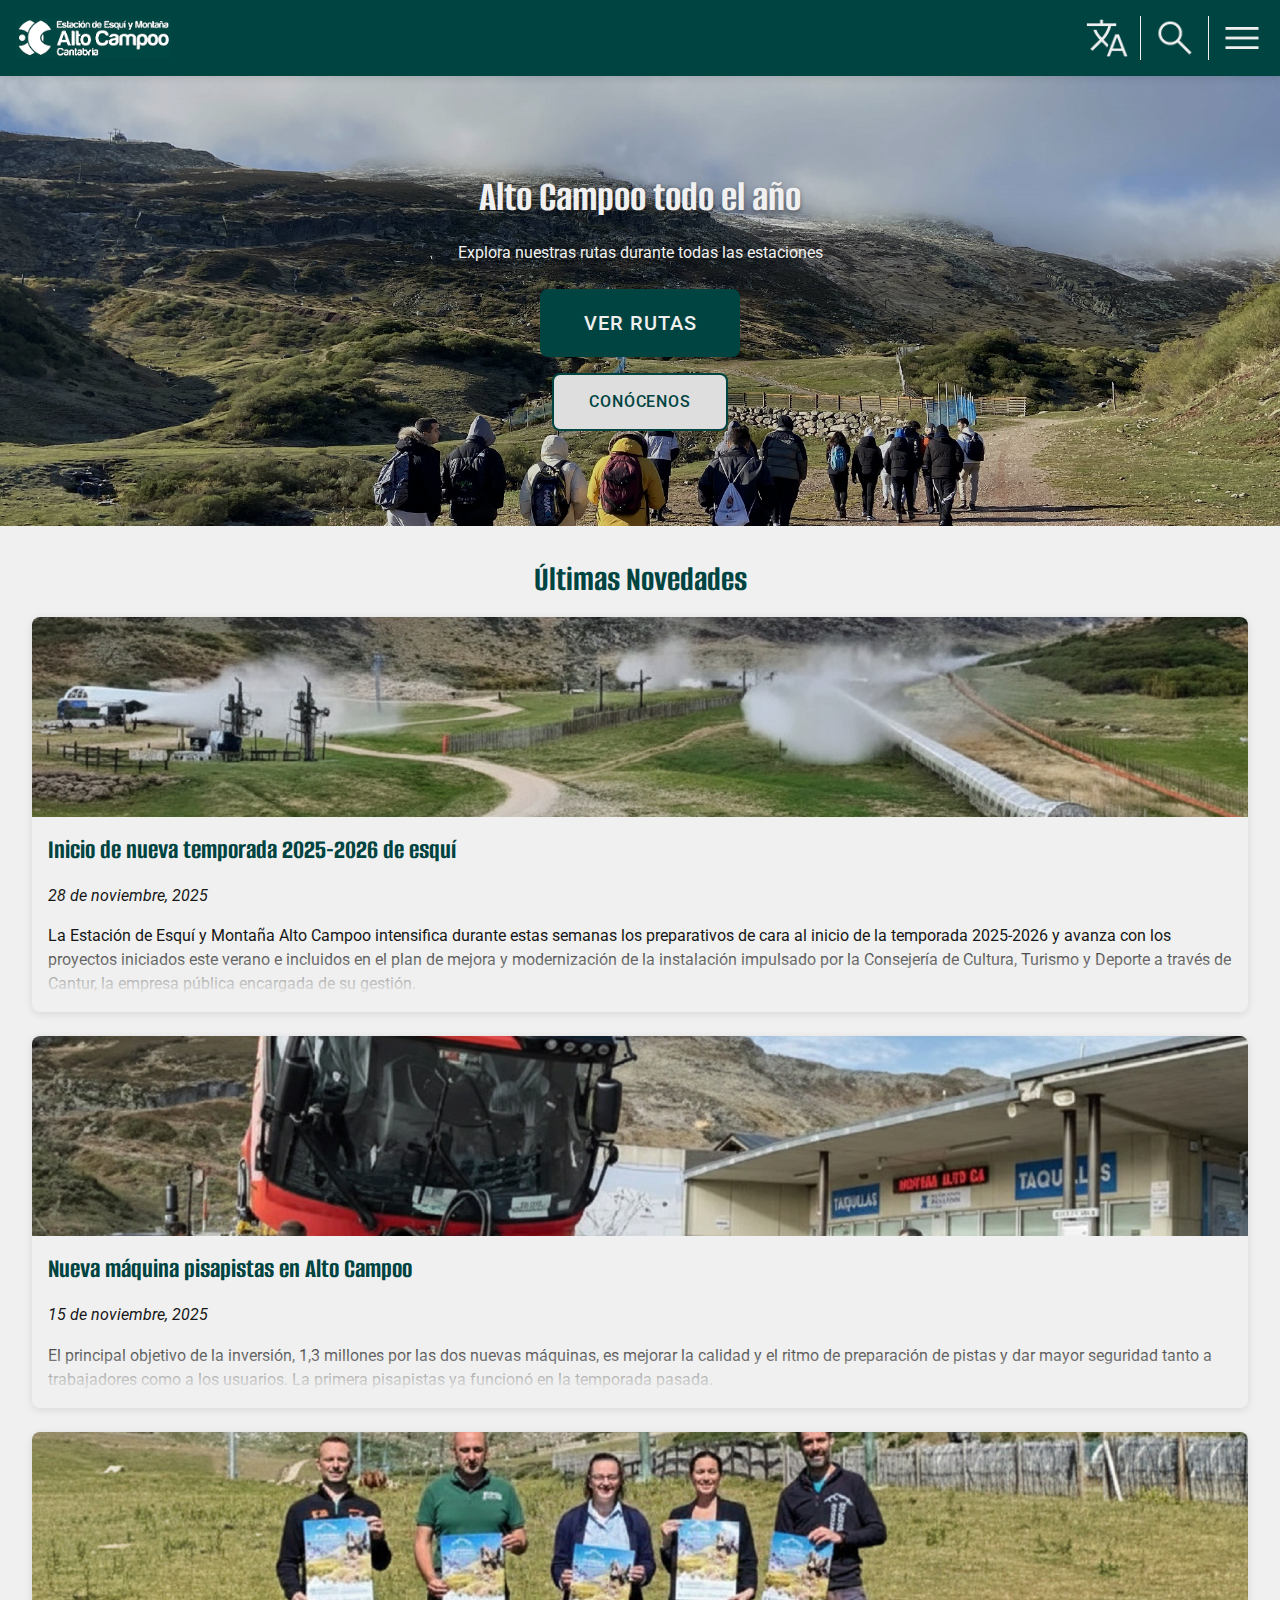
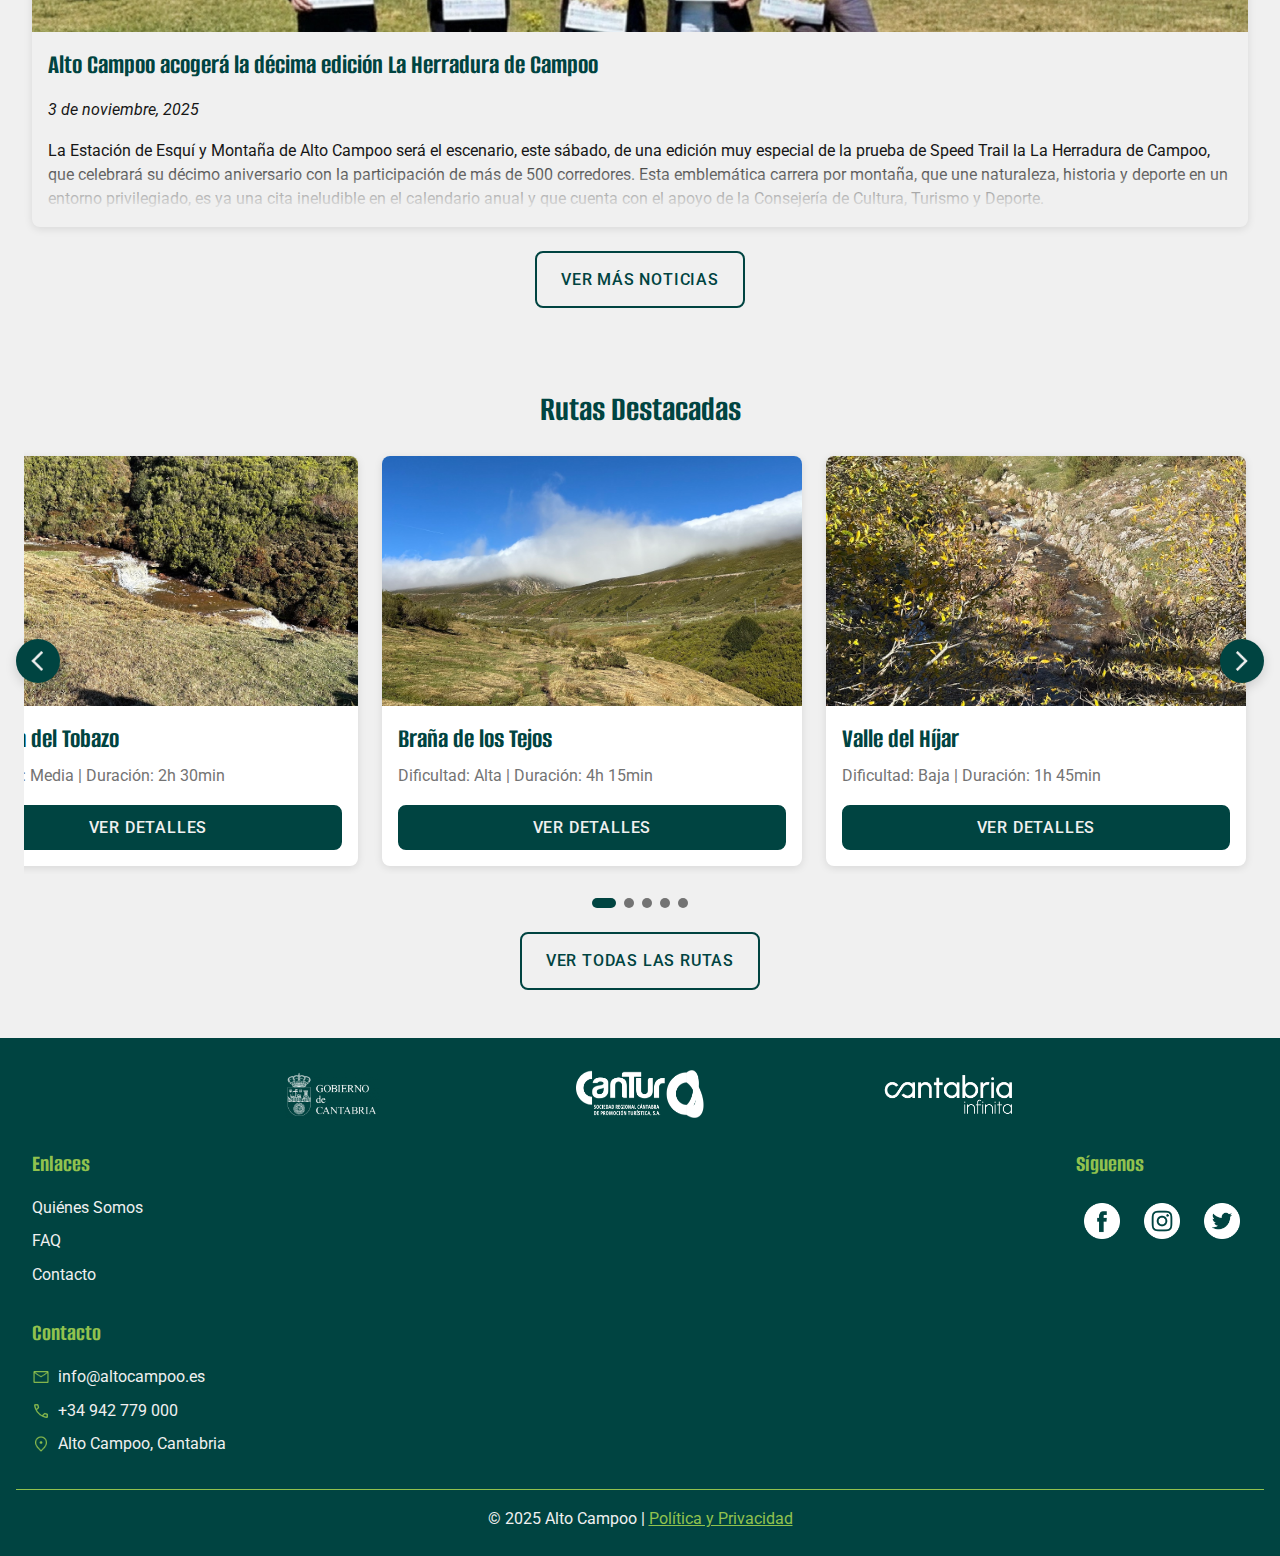
<file: index.html>
<!DOCTYPE html>
<html lang="es">
<head>
    <meta charset="UTF-8">
    <meta name="viewport" content="width=device-width, initial-scale=1.0">
    <title>Alto Campoo - Turismo Rural</title>
    <!-- Enlace a CSS-->
    <link rel="stylesheet" href="css/styles.css">
    <link rel="stylesheet" href="css/index.css">
    <!-- Favicon e iconos en moviles-->
    <link rel="icon" type="image/png" href="./assets/favicon/favicon-96x96.png" sizes="96x96" />
    <link rel="icon" type="image/svg+xml" href="./assets/favicon/favicon.svg" />
    <link rel="shortcut icon" href="./assets/favicon/favicon.ico" />
    <link rel="apple-touch-icon" sizes="180x180" href="./assets/favicon/apple-touch-icon.png" />
    <meta name="apple-mobile-web-app-title" content="Alto Campoo" />
    <link rel="manifest" href="./assets/favicon/site.webmanifest" />
    <!-- Enlace a JS-->
    <script src="js/main.js" defer></script>
</head>

<body>
    <header>
        <div class="contenedor-header">
            <div class="logo">
                <a href="index.html"><img src="assets/icons/logotipoheader.png" alt="Logo Alto Campoo"></a>
            </div>
            <nav>
                <ul>
                    <li><a href="pages/quienes-somos.html">Quiénes Somos</a></li>
                    <li><a href="pages/mapa-rutas.html">Rutas</a></li>
                    <li><a href="pages/ultimas-novedades.html">Noticias</a></li>
                    <li><a href="pages/otras-actividades.html">Otras Actividades</a></li>
                    <li><a href="pages/faq.html">FAQ</a></li>
                    <li><a href="pages/contacto.html">Contacto</a></li>
                </ul>
            </nav>
            <div class="grupo-iconos-derecha">
                <div class="idioma">
                    <button class="boton-idioma" aria-label="Cambiar idioma">
                        <img src="assets/icons/translateicon.png" alt="Icono de idioma">
                    </button>
                    <div class="dropdown-idioma">
                        <button class="opcion-idioma activo" data-lang="es">Español</button>
                        <button class="opcion-idioma" data-lang="fr">Français</button>
                        <button class="opcion-idioma" data-lang="en">English</button>
                        <button class="opcion-idioma" data-lang="it">Italiano</button>
                        <button class="opcion-idioma" data-lang="de">Deutsch</button>
                    </div>
                </div>
                <div class="busqueda">
                    <button class="boton-busqueda" aria-label="Buscar">
                        <img src="assets/icons/searchicon.png" alt="Icono de búsqueda">
                    </button>
                    <div class="barra-busqueda-desplegable">
                        <input type="search" placeholder="Buscar en Alto Campoo..." aria-label="Campo de búsqueda">
                    </div>
                </div>
                <button class="menu-hamburguesa" aria-label="Abrir menú">
                    <img src="assets/icons/menuicon.png" alt="Icono de menú">
                </button>
            </div>
        </div>
    </header>

    <main>
        <section class="heroe">
            <img src="assets/img/herophoto.jpg" alt="Alto Campoo" class="heroe-fondo">
            <h1>Alto Campoo todo el año</h1>
            <p>Explora nuestras rutas durante todas las estaciones</p>
            <div class="acciones-heroe">
                <a href="pages/mapa-rutas.html" class="boton-primario">Ver Rutas</a>
                <a href="pages/quienes-somos.html" class="boton-secundario">Conócenos</a>
            </div>
        </section>
        <section class="noticias">
            <h2>Últimas Novedades</h2>
            <div class="cuadricula-noticias">
                <a href="pages/noticia.html"><article class="tarjeta-noticia">
                    <img src="assets/img/noticia1index.jpg" alt="Noticia 1">
                    <h3>Inicio de nueva temporada 2025-2026 de esquí</h3>
                    <p class="fecha-noticia">28 de noviembre, 2025</p>
                    <p class="preview-noticia">La Estación de Esquí y Montaña Alto Campoo intensifica durante estas semanas los preparativos de cara al inicio de la temporada 2025-2026 y avanza con los proyectos iniciados este verano e incluidos en el plan de mejora y modernización de la instalación impulsado por la Consejería de Cultura, Turismo y Deporte a través de Cantur, la empresa pública encargada de su gestión.</p>
                </article></a>
                <a href="pages/noticia.html"><article class="tarjeta-noticia">
                    <img src="assets/img/noticia2index.jpg" alt="Noticia 2">
                    <h3>Nueva máquina pisapistas en Alto Campoo</h3>
                    <p class="fecha-noticia">15 de noviembre, 2025</p>
                    <p class="preview-noticia">El principal objetivo de la inversión, 1,3 millones por las dos nuevas máquinas, es mejorar la calidad y el ritmo de preparación de pistas y dar mayor seguridad tanto a trabajadores como a los usuarios. La primera pisapistas ya funcionó en la temporada pasada.</p>
                </article></a>
                <a href="pages/noticia.html"><article class="tarjeta-noticia">
                    <img src="assets/img/noticia3index.jpg" alt="Noticia 3">
                    <h3>Alto Campoo acogerá la décima edición La Herradura de Campoo</h3>
                    <p class="fecha-noticia">3 de noviembre, 2025</p>
                    <p class="preview-noticia">La Estación de Esquí y Montaña de Alto Campoo será el escenario, este sábado, de una edición muy especial de la prueba de Speed Trail la La Herradura de Campoo, que celebrará su décimo aniversario con la participación de más de 500 corredores. Esta emblemática carrera por montaña, que une naturaleza, historia y deporte en un entorno privilegiado, es ya una cita ineludible en el calendario anual y que cuenta con el apoyo de la Consejería de Cultura, Turismo y Deporte.</p>
                </article></a>
            </div>
            <a href="pages/ultimas-novedades.html" class="boton-terciario">Ver Más Noticias</a>
        </section>
        <section class="rutas">
            <h2>Rutas Destacadas</h2>
            <div class="contenedor-carrusel">
                <button class="boton-carrusel boton-anterior" aria-label="Ruta anterior">
                    <img src="assets/icons/izquierdaicon.png" alt="Anterior">
                </button>
                <div class="carrusel-rutas">
                    <div class="tarjeta-ruta">
                        <img src="assets/img/ruta1index.jpg" alt="Ruta 1">
                        <div class="contenido-tarjeta">
                            <h3>Cascada del Tobazo</h3>
                            <p>Dificultad: Media | Duración: 2h 30min</p>
                            <a href="pages/ruta.html" class="boton-primario">Ver Detalles</a>
                        </div>
                    </div>
                    <div class="tarjeta-ruta">
                        <img src="assets/img/ruta2index.jpg" alt="Ruta 2">
                        <div class="contenido-tarjeta">
                            <h3>Braña de los Tejos</h3>
                            <p>Dificultad: Alta | Duración: 4h 15min</p>
                            <a href="pages/ruta.html" class="boton-primario">Ver Detalles</a>
                        </div>
                    </div>
                    <div class="tarjeta-ruta">
                        <img src="assets/img/ruta3index.jpg" alt="Ruta 3">
                        <div class="contenido-tarjeta">
                            <h3>Valle del Híjar</h3>
                            <p>Dificultad: Baja | Duración: 1h 45min</p>
                            <a href="pages/ruta.html" class="boton-primario">Ver Detalles</a>
                        </div>
                    </div>
                    <div class="tarjeta-ruta">
                        <img src="assets/img/ruta4index.jpg" alt="Ruta 4">
                        <div class="contenido-tarjeta">
                            <h3>Sendero de los Puentes</h3>
                            <p>Dificultad: Media | Duración: 3h 00min</p>
                            <a href="pages/ruta.html" class="boton-primario">Ver Detalles</a>
                        </div>
                    </div>
                    <div class="tarjeta-ruta">
                        <img src="assets/img/ruta5index.jpg" alt="Ruta 5">
                        <div class="contenido-tarjeta">
                            <h3>Pico Tres Mares</h3>
                            <p>Dificultad: Baja | Duración: 2h 00min</p>
                            <a href="pages/ruta.html" class="boton-primario">Ver Detalles</a>
                        </div>
                    </div>
                </div>
                <button class="boton-carrusel boton-siguiente" aria-label="Ruta siguiente">
                    <img src="assets/icons/derechaicon.png" alt="Siguiente">
                </button>
            </div>
            <div class="indicadores-carrusel">
                <span class="indicador activo"></span>
                <span class="indicador"></span>
                <span class="indicador"></span>
                <span class="indicador"></span>
                <span class="indicador"></span>
            </div>
            <div class="contenedor-boton-centrado">
                <a href="pages/mapa-rutas.html" class="boton-terciario">Ver Todas las Rutas</a>
            </div>
        </section>
    </main>

    <footer>
        <div class="seccion-sponsors">
            <div class="logos-sponsors">
                <div class="logo-sponsor">
                    <img src="assets/icons/sponsor1.webp" alt="Sponsor 1">
                </div>
                <div class="logo-sponsor">
                    <img src="assets/icons/sponsor2.png" alt="Sponsor 2">
                </div>
                <div class="logo-sponsor">
                    <img src="assets/icons/sponsor3.png" alt="Sponsor 3">
                </div>
            </div>
        </div>
        <div class="contenido-pie">
            <div class="fila-superior-pie">
                <div class="seccion-pie">
                    <h4>Enlaces</h4>
                    <ul>
                        <li><a href="pages/quienes-somos.html">Quiénes Somos</a></li>
                        <li><a href="pages/faq.html">FAQ</a></li>
                        <li><a href="pages/contacto.html">Contacto</a></li>
                    </ul>
                </div>
                <div class="seccion-pie">
                    <h4>Síguenos</h4>
                    <div class="iconos-sociales">
                        <a href="#" aria-label="Facebook"><img src="assets/icons/facebookicon.png" alt="Facebook"></a>
                        <a href="#" aria-label="Instagram"><img src="assets/icons/instagramicon.png" alt="Instagram"></a>
                        <a href="#" aria-label="Twitter"><img src="assets/icons/twittericon.png" alt="Twitter"></a>
                    </div>
                </div>
            </div>
            <div class="seccion-pie seccion-contacto">
                <h4>Contacto</h4>
                <p><img src="assets/icons/mailicon.png" alt="Email" class="icono-contacto"> info@altocampoo.es</p>
                <p><img src="assets/icons/numeroicon.png" alt="Teléfono" class="icono-contacto"> +34 942 779 000</p>
                <p><img src="assets/icons/ubicacionicon.png" alt="Ubicación" class="icono-contacto"> Alto Campoo, Cantabria</p>
            </div>
        </div>
        <div class="pie-inferior">
            <p>&copy; 2025 Alto Campoo | <a href="pages/politica-privacidad.html">Política y Privacidad</a></p>
        </div>
    </footer>
</body>
</html>
</file>
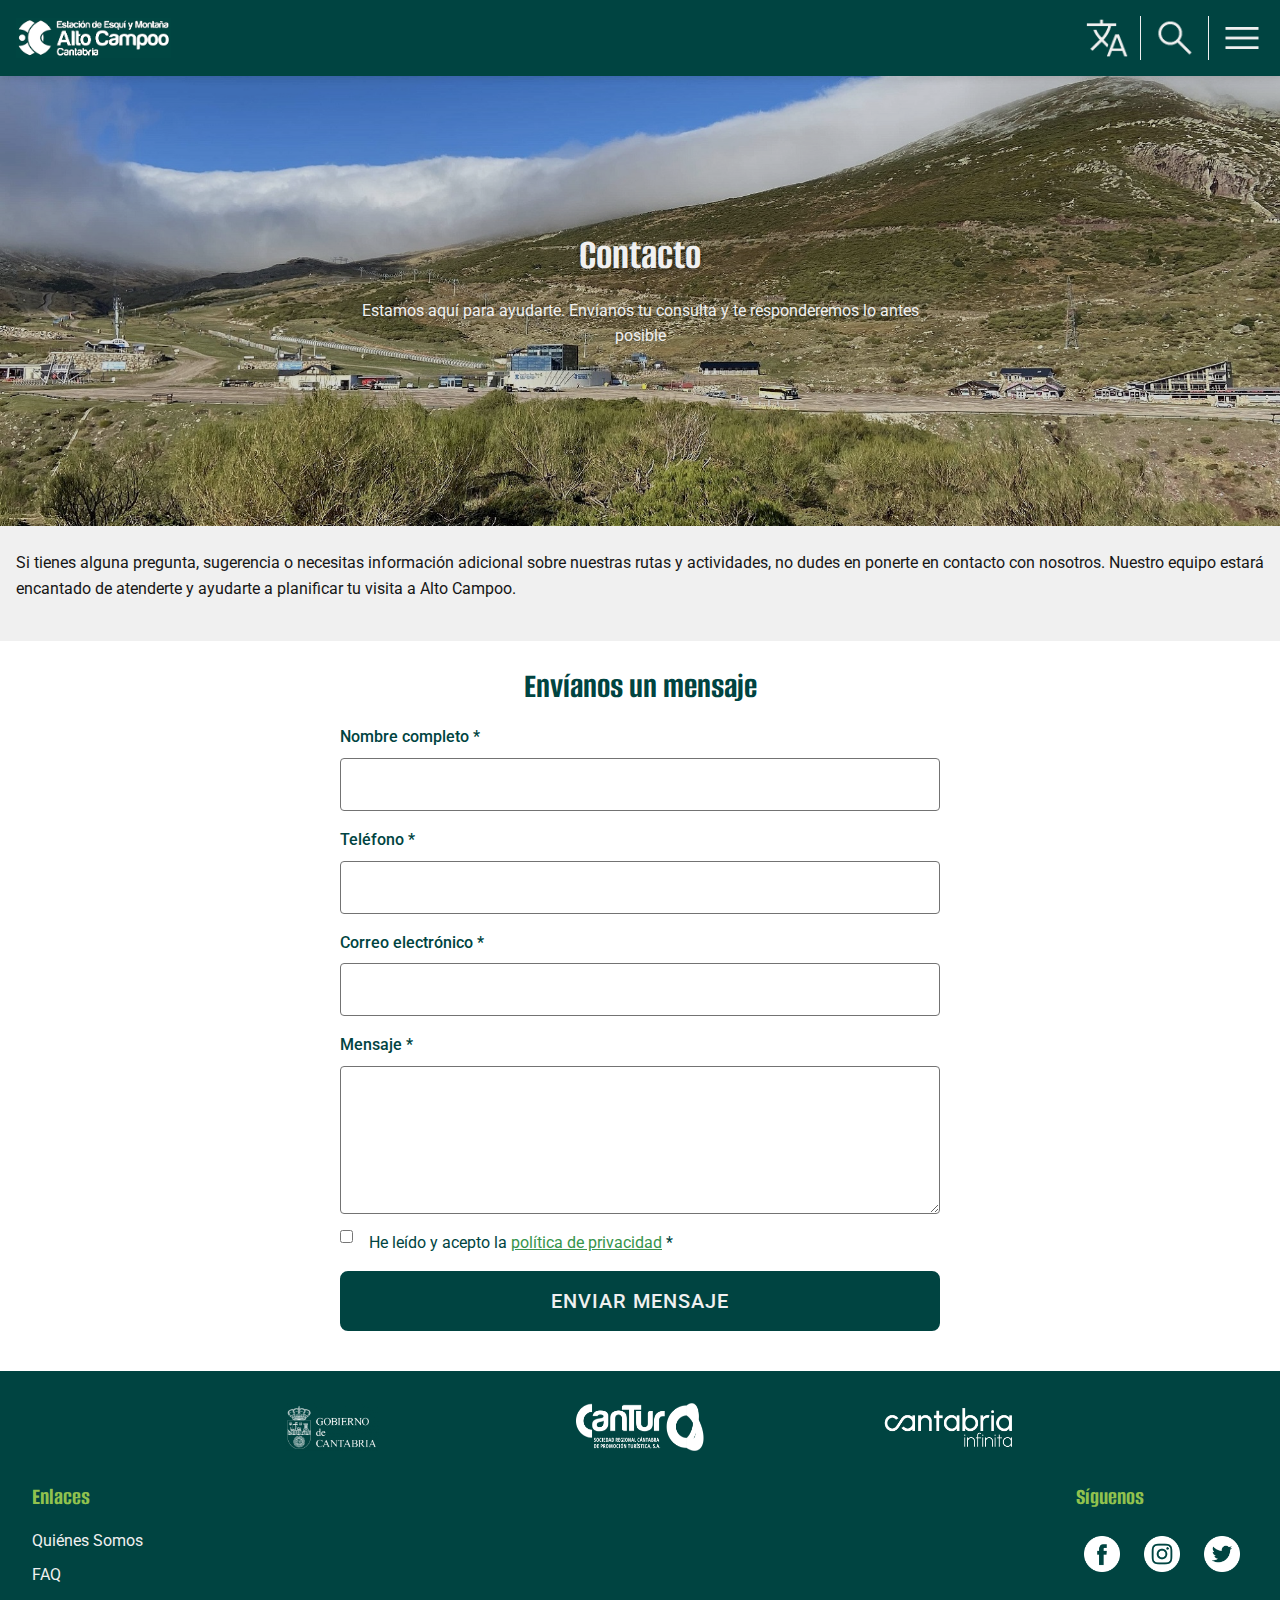
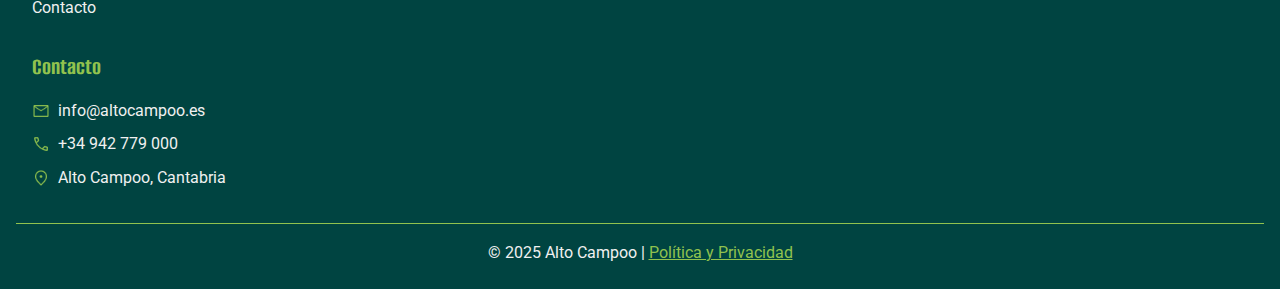
<file: pages/contacto.html>
<!DOCTYPE html>
<html lang="es">
<head>
    <meta charset="UTF-8">
    <meta name="viewport" content="width=device-width, initial-scale=1.0">
    <title>Contacto - Alto Campoo</title>
    <link rel="stylesheet" href="../css/styles.css">
    <!-- Favicon e iconos en moviles-->
    <link rel="icon" type="image/png" href="../assets/favicon/favicon-96x96.png" sizes="96x96" />
    <link rel="icon" type="image/svg+xml" href="../assets/favicon/favicon.svg" />
    <link rel="shortcut icon" href="../assets/favicon/favicon.ico" />
    <link rel="apple-touch-icon" sizes="180x180" href="../assets/favicon/apple-touch-icon.png" />
    <meta name="apple-mobile-web-app-title" content="Alto Campoo" />
    <link rel="manifest" href="../assets/favicon/site.webmanifest" />
    <!-- Enlace a JS-->
    <script src="../js/main.js" defer></script>
</head>
<body>
    <header>
        <div class="contenedor-header">
            <div class="logo">
                <a href="../index.html"><img src="../assets/icons/logotipoheader.png" alt="Logo Alto Campoo"></a>
            </div>
            <nav>
                <ul>
                    <li><a href="quienes-somos.html">Quiénes Somos</a></li>
                    <li><a href="mapa-rutas.html">Rutas</a></li>
                    <li><a href="ultimas-novedades.html">Noticias</a></li>
                    <li><a href="otras-actividades.html">Otras Actividades</a></li>
                    <li><a href="faq.html">FAQ</a></li>
                    <li><a href="contacto.html">Contacto</a></li>
                </ul>
            </nav>
            <div class="grupo-iconos-derecha">
                <div class="idioma">
                    <button class="boton-idioma" aria-label="Cambiar idioma">
                        <img src="../assets/icons/translateicon.png" alt="Icono de idioma">
                    </button>
                    <div class="dropdown-idioma">
                        <button class="opcion-idioma activo" data-lang="es">Español</button>
                        <button class="opcion-idioma" data-lang="fr">Français</button>
                        <button class="opcion-idioma" data-lang="en">English</button>
                        <button class="opcion-idioma" data-lang="it">Italiano</button>
                        <button class="opcion-idioma" data-lang="de">Deutsch</button>
                    </div>
                </div>
                <div class="busqueda">
                    <button class="boton-busqueda" aria-label="Buscar">
                        <img src="../assets/icons/searchicon.png" alt="Icono de búsqueda">
                    </button>
                    <div class="barra-busqueda-desplegable">
                        <input type="search" placeholder="Buscar en Alto Campoo..." aria-label="Campo de búsqueda">
                    </div>
                </div>
                <button class="menu-hamburguesa" aria-label="Abrir menú">
                    <img src="../assets/icons/menuicon.png" alt="Icono de menú">
                </button>
            </div>
        </div>
    </header>

    <main>
        <section class="heroe">
            <img src="../assets/img/herocontacto.jpg" alt="Contacto" class="heroe-fondo">
            <h1>Contacto</h1>
            <p>Estamos aquí para ayudarte. Envíanos tu consulta y te responderemos lo antes posible</p>
        </section>

        <section class="informacion-contacto">
            <p>Si tienes alguna pregunta, sugerencia o necesitas información adicional sobre nuestras rutas y actividades, no dudes en ponerte en contacto con nosotros. Nuestro equipo estará encantado de atenderte y ayudarte a planificar tu visita a Alto Campoo.</p>
        </section>

        <section class="formulario-contacto">
            <h2>Envíanos un mensaje</h2>
            <form action="#" method="post">
                <div class="grupo-formulario">
                    <label for="nombre">Nombre completo *</label>
                    <input type="text" id="nombre" name="nombre" required>
                </div>

                <div class="grupo-formulario">
                    <label for="telefono">Teléfono *</label>
                    <input type="tel" id="telefono" name="telefono" required>
                </div>

                <div class="grupo-formulario">
                    <label for="email">Correo electrónico *</label>
                    <input type="email" id="email" name="email" required>
                </div>

                <div class="grupo-formulario">
                    <label for="mensaje">Mensaje *</label>
                    <textarea id="mensaje" name="mensaje" rows="6" required></textarea>
                </div>

                <div class="grupo-formulario checkbox">
                    <input type="checkbox" id="politica" name="politica" required>
                    <label for="politica">He leído y acepto la <a href="politica-privacidad.html">política de privacidad</a> *</label>
                </div>

                <div class="grupo-formulario">
                    <button type="submit" class="boton-primario">Enviar Mensaje</button>
                </div>
            </form>
        </section>
    </main>

    <footer>
        <div class="seccion-sponsors">
            <div class="logos-sponsors">
                <div class="logo-sponsor">
                    <img src="../assets/icons/sponsor1.webp" alt="Sponsor 1">
                </div>
                <div class="logo-sponsor">
                    <img src="../assets/icons/sponsor2.png" alt="Sponsor 2">
                </div>
                <div class="logo-sponsor">
                    <img src="../assets/icons/sponsor3.png" alt="Sponsor 3">
                </div>
            </div>
        </div>
        <div class="contenido-pie">
            <div class="fila-superior-pie">
                <div class="seccion-pie">
                    <h4>Enlaces</h4>
                    <ul>
                        <li><a href="pages/quienes-somos.html">Quiénes Somos</a></li>
                        <li><a href="pages/faq.html">FAQ</a></li>
                        <li><a href="pages/contacto.html">Contacto</a></li>
                    </ul>
                </div>
                <div class="seccion-pie">
                    <h4>Síguenos</h4>
                    <div class="iconos-sociales">
                        <a href="#" aria-label="Facebook"><img src="../assets/icons/facebookicon.png" alt="Facebook"></a>
                        <a href="#" aria-label="Instagram"><img src="../assets/icons/instagramicon.png" alt="Instagram"></a>
                        <a href="#" aria-label="Twitter"><img src="../assets/icons/twittericon.png" alt="Twitter"></a>
                    </div>
                </div>
            </div>
            <div class="seccion-pie seccion-contacto">
                <h4>Contacto</h4>
                <p><img src="../assets/icons/mailicon.png" alt="Email" class="icono-contacto"> info@altocampoo.es</p>
                <p><img src="../assets/icons/numeroicon.png" alt="Teléfono" class="icono-contacto"> +34 942 779 000</p>
                <p><img src="../assets/icons/ubicacionicon.png" alt="Ubicación" class="icono-contacto"> Alto Campoo, Cantabria</p>
            </div>
        </div>
        <div class="pie-inferior">
            <p>&copy; 2025 Alto Campoo | <a href="politica-privacidad.html">Política y Privacidad</a></p>
        </div>
    </footer>
</body>
</html>
</file>
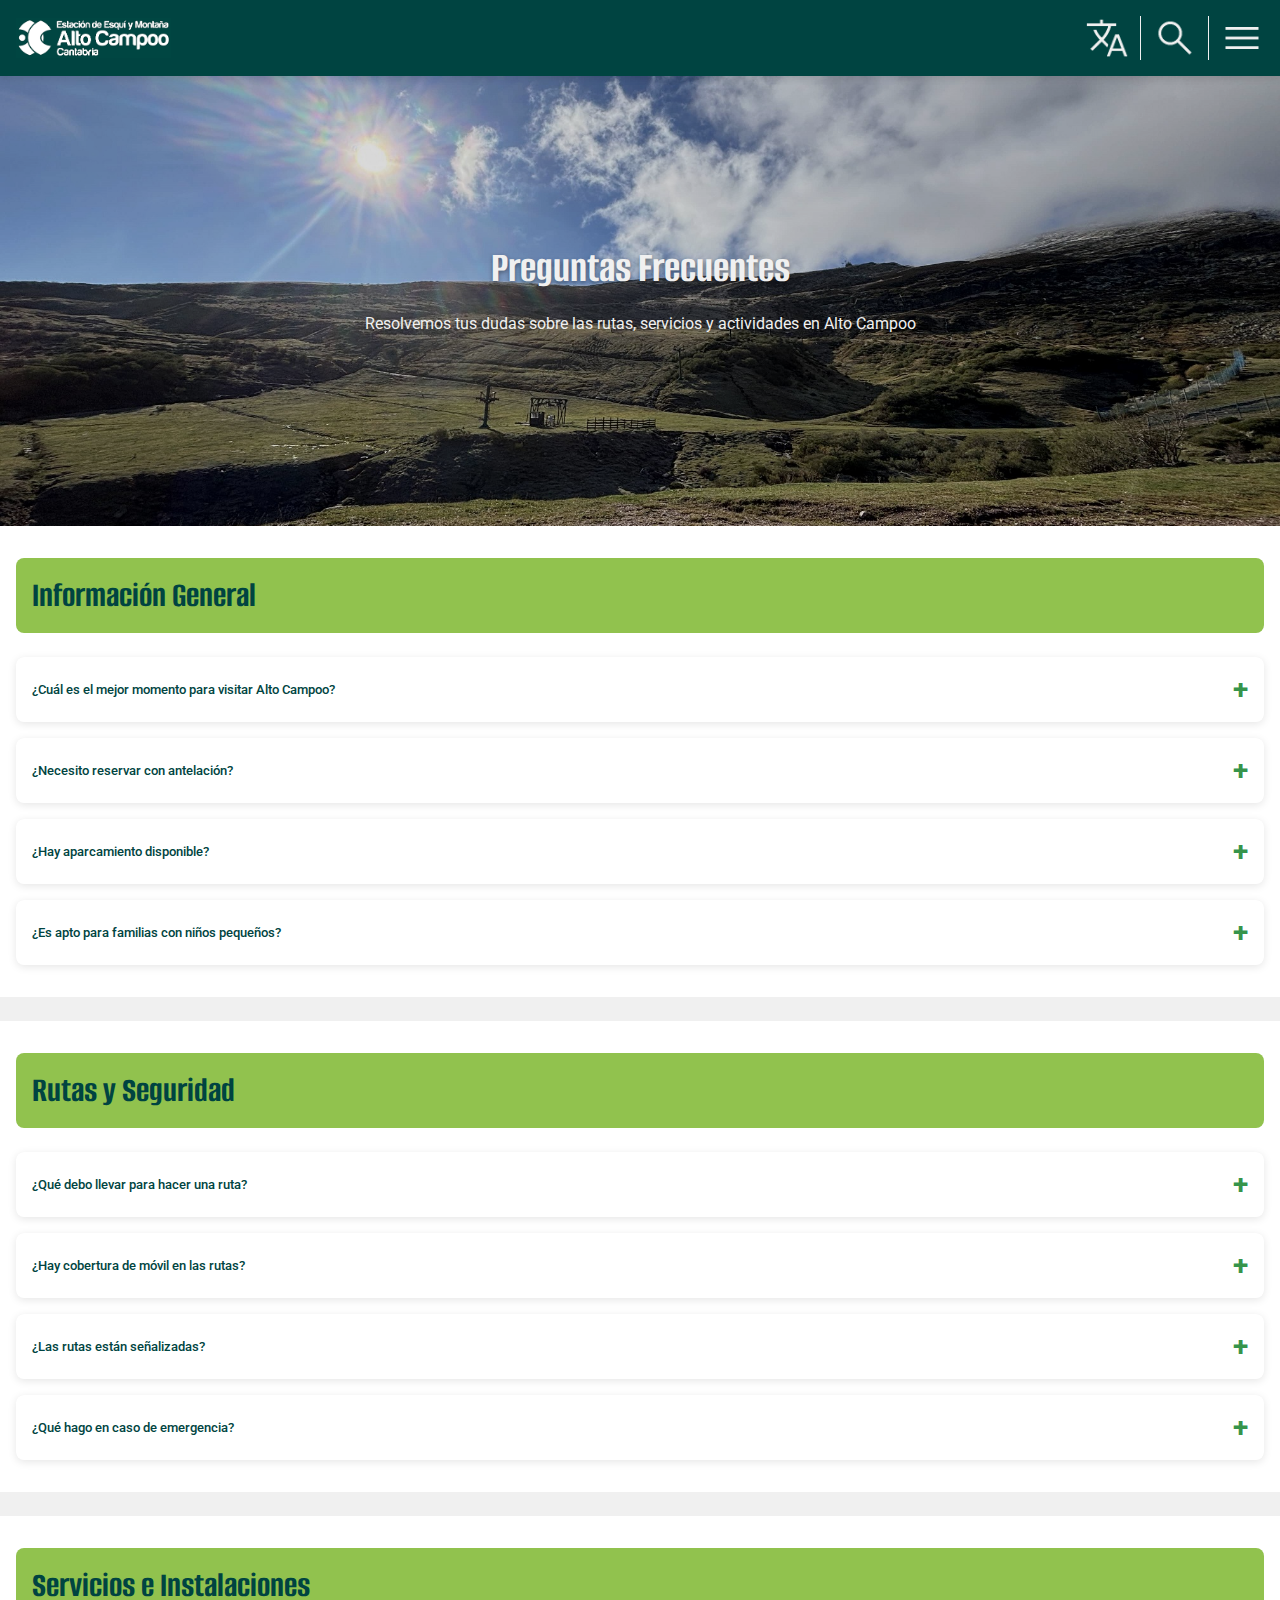
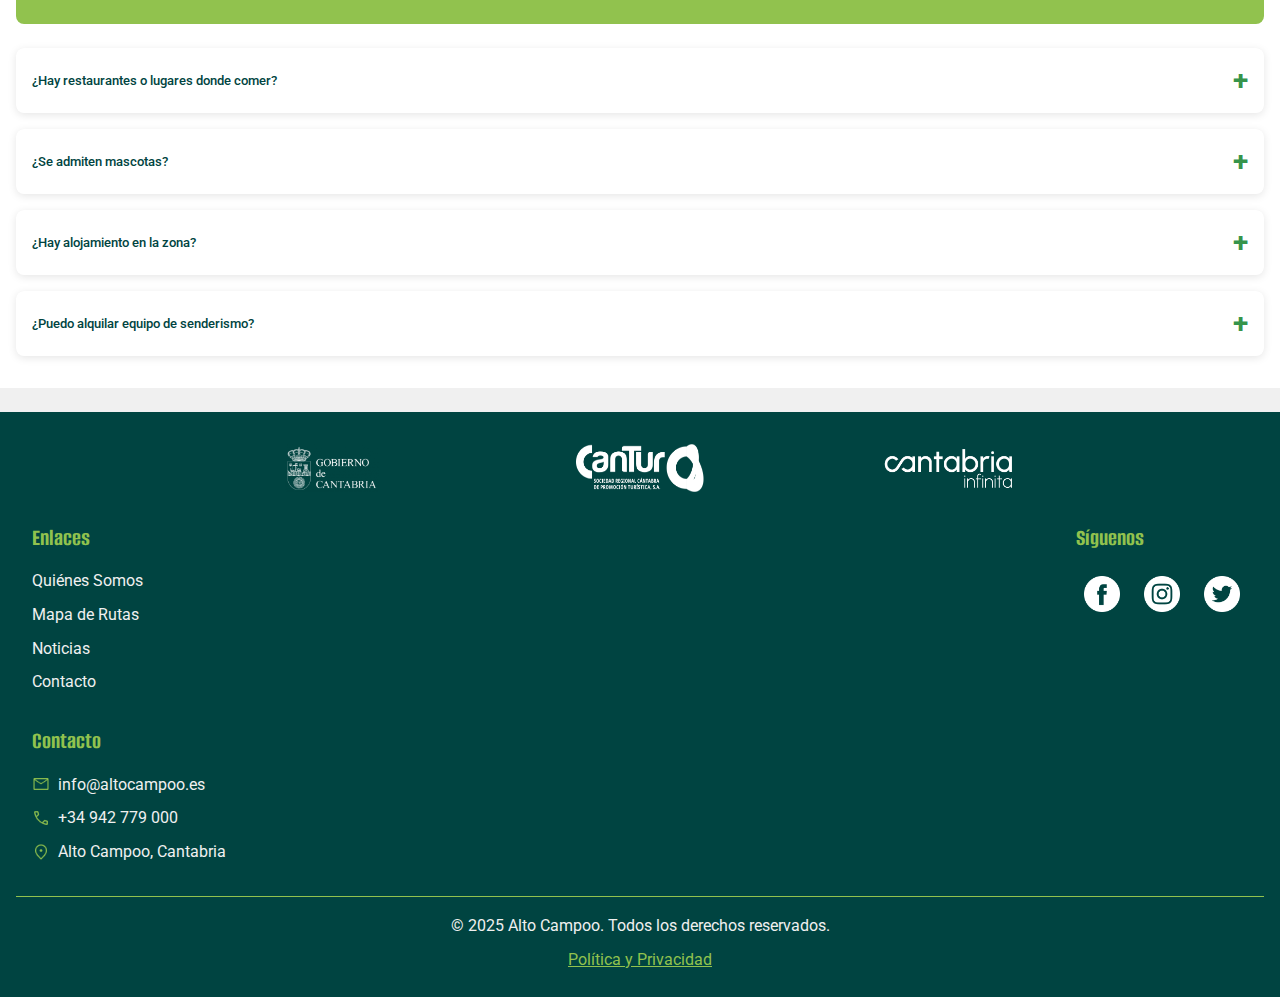
<file: pages/faq.html>
<!DOCTYPE html>
<html lang="es">
<head>
    <meta charset="UTF-8">
    <meta name="viewport" content="width=device-width, initial-scale=1.0">
    <title>Preguntas Frecuentes - Alto Campoo</title>
    <link rel="stylesheet" href="../css/styles.css">
    <!-- Favicon e iconos en moviles-->
    <link rel="icon" type="image/png" href="../assets/favicon/favicon-96x96.png" sizes="96x96" />
    <link rel="icon" type="image/svg+xml" href="../assets/favicon/favicon.svg" />
    <link rel="shortcut icon" href="../assets/favicon/favicon.ico" />
    <link rel="apple-touch-icon" sizes="180x180" href="../assets/favicon/apple-touch-icon.png" />
    <meta name="apple-mobile-web-app-title" content="Alto Campoo" />
    <link rel="manifest" href="../assets/favicon/site.webmanifest" />
    <!-- Enlace a JS-->
    <script src="../js/main.js" defer></script>
    <script src="../js/faq.js" defer></script>
</head>
<body>
    <header>
        <div class="contenedor-header">
            <div class="logo">
                <a href="../index.html"><img src="../assets/icons/logotipoheader.png" alt="Logo Alto Campoo"></a>
            </div>
            <div class="grupo-iconos-derecha">
                <div class="idioma">
                    <button class="boton-idioma" aria-label="Cambiar idioma">
                        <img src="../assets/icons/translateicon.png" alt="Icono de idioma">
                    </button>
                    <div class="dropdown-idioma">
                        <button class="opcion-idioma activo" data-lang="es">Español</button>
                        <button class="opcion-idioma" data-lang="fr">Français</button>
                        <button class="opcion-idioma" data-lang="en">English</button>
                        <button class="opcion-idioma" data-lang="it">Italiano</button>
                        <button class="opcion-idioma" data-lang="de">Deutsch</button>
                    </div>
                </div>
                <div class="busqueda">
                    <button class="boton-busqueda" aria-label="Buscar">
                        <img src="../assets/icons/searchicon.png" alt="Icono de búsqueda">
                    </button>
                    <div class="barra-busqueda-desplegable">
                        <input type="search" placeholder="Buscar en Alto Campoo..." aria-label="Campo de búsqueda">
                    </div>
                </div>
                <button class="menu-hamburguesa" aria-label="Abrir menú">
                    <img src="../assets/icons/menuicon.png" alt="Icono de menú">
                </button>
            </div>
        </div>
        <nav>
            <ul>
                <li><a href="quienes-somos.html">Quiénes Somos</a></li>
                <li><a href="mapa-rutas.html">Mapa de Rutas</a></li>
                <li><a href="ultimas-novedades.html">Noticias</a></li>
                <li><a href="otras-actividades.html">Otras Actividades</a></li>
                <li><a href="faq.html">FAQ</a></li>
                <li><a href="contacto.html">Contacto</a></li>
            </ul>
        </nav>
    </header>

    <main>
        <section class="heroe">
            <img src="../assets/img/herofaq.JPG" alt="Preguntas Frecuentes" class="heroe-fondo">
            <h1>Preguntas Frecuentes</h1>
            <p>Resolvemos tus dudas sobre las rutas, servicios y actividades en Alto Campoo</p>
        </section>

        <section class="seccion-faq">
            <h2>Información General</h2>
            <div class="lista-faq">
                <div class="elemento-faq">
                    <button class="pregunta-faq" aria-expanded="false">
                        <span>¿Cuál es el mejor momento para visitar Alto Campoo?</span>
                        <span class="icono-faq">+</span>
                    </button>
                    <div class="respuesta-faq">
                        <p>Alto Campoo es un destino atractivo durante todo el año. En primavera y verano (mayo-septiembre) podrás disfrutar de temperaturas agradables ideales para senderismo. En otoño (octubre-noviembre) los bosques se tiñen de colores espectaculares. El invierno (diciembre-marzo) es perfecto para actividades de nieve y esquí.</p>
                    </div>
                </div>

                <div class="elemento-faq">
                    <button class="pregunta-faq" aria-expanded="false">
                        <span>¿Necesito reservar con antelación?</span>
                        <span class="icono-faq">+</span>
                    </button>
                    <div class="respuesta-faq">
                        <p>Para las rutas de libre acceso no es necesario reservar. Sin embargo, si deseas participar en actividades guiadas, talleres o experiencias especiales, te recomendamos reservar con al menos una semana de antelación, especialmente en temporada alta.</p>
                    </div>
                </div>

                <div class="elemento-faq">
                    <button class="pregunta-faq" aria-expanded="false">
                        <span>¿Hay aparcamiento disponible?</span>
                        <span class="icono-faq">+</span>
                    </button>
                    <div class="respuesta-faq">
                        <p>Sí, contamos con varios aparcamientos gratuitos en los principales puntos de acceso a las rutas. Durante los fines de semana y festivos en temporada alta, estos pueden llenarse, por lo que recomendamos llegar temprano.</p>
                    </div>
                </div>

                <div class="elemento-faq">
                    <button class="pregunta-faq" aria-expanded="false">
                        <span>¿Es apto para familias con niños pequeños?</span>
                        <span class="icono-faq">+</span>
                    </button>
                    <div class="respuesta-faq">
                        <p>Absolutamente. Tenemos rutas de diferentes niveles de dificultad. Las rutas marcadas como "Baja" son perfectas para familias con niños pequeños. Además, ofrecemos actividades especiales diseñadas específicamente para los más pequeños.</p>
                    </div>
                </div>
            </div>
        </section>

        <section class="seccion-faq">
            <h2>Rutas y Seguridad</h2>
            <div class="lista-faq">
                <div class="elemento-faq">
                    <button class="pregunta-faq" aria-expanded="false">
                        <span>¿Qué debo llevar para hacer una ruta?</span>
                        <span class="icono-faq">+</span>
                    </button>
                    <div class="respuesta-faq">
                        <p>Te recomendamos llevar: calzado apropiado para montaña, ropa por capas, protección solar, agua suficiente, algo de comida, un pequeño botiquín, móvil cargado, y opcionalmente bastones de senderismo y un mapa de la zona.</p>
                    </div>
                </div>

                <div class="elemento-faq">
                    <button class="pregunta-faq" aria-expanded="false">
                        <span>¿Hay cobertura de móvil en las rutas?</span>
                        <span class="icono-faq">+</span>
                    </button>
                    <div class="respuesta-faq">
                        <p>La cobertura móvil varía según la zona y el operador. En las áreas más cercanas a los pueblos suele haber buena cobertura, pero en zonas de montaña puede ser limitada o inexistente. Siempre informa a alguien de tu plan de ruta antes de salir.</p>
                    </div>
                </div>

                <div class="elemento-faq">
                    <button class="pregunta-faq" aria-expanded="false">
                        <span>¿Las rutas están señalizadas?</span>
                        <span class="icono-faq">+</span>
                    </button>
                    <div class="respuesta-faq">
                        <p>Sí, todas nuestras rutas oficiales están debidamente señalizadas con postes indicadores y marcas de pintura. También proporcionamos mapas descargables en formato PDF y archivos KML para GPS.</p>
                    </div>
                </div>

                <div class="elemento-faq">
                    <button class="pregunta-faq" aria-expanded="false">
                        <span>¿Qué hago en caso de emergencia?</span>
                        <span class="icono-faq">+</span>
                    </button>
                    <div class="respuesta-faq">
                        <p>En caso de emergencia, llama al 112. Intenta proporcionar tu ubicación exacta. Si llevas la ruta descargada en el móvil, podrás indicar tus coordenadas. En nuestro centro de visitantes hay personal entrenado en primeros auxilios.</p>
                    </div>
                </div>
            </div>
        </section>

        <section class="seccion-faq">
            <h2>Servicios e Instalaciones</h2>
            <div class="lista-faq">
                <div class="elemento-faq">
                    <button class="pregunta-faq" aria-expanded="false">
                        <span>¿Hay restaurantes o lugares donde comer?</span>
                        <span class="icono-faq">+</span>
                    </button>
                    <div class="respuesta-faq">
                        <p>En Alto Campoo encontrarás varios restaurantes y bares. También hay áreas de picnic habilitadas en diferentes puntos. Te recomendamos llevar tu propia comida si planeas hacer rutas largas alejadas de los núcleos principales.</p>
                    </div>
                </div>

                <div class="elemento-faq">
                    <button class="pregunta-faq" aria-expanded="false">
                        <span>¿Se admiten mascotas?</span>
                        <span class="icono-faq">+</span>
                    </button>
                    <div class="respuesta-faq">
                        <p>Sí, las mascotas son bienvenidas en la mayoría de las rutas, siempre que vayan atadas y sus dueños recojan los excrementos. En algunas zonas protegidas puede haber restricciones específicas que estarán debidamente señalizadas.</p>
                    </div>
                </div>

                <div class="elemento-faq">
                    <button class="pregunta-faq" aria-expanded="false">
                        <span>¿Hay alojamiento en la zona?</span>
                        <span class="icono-faq">+</span>
                    </button>
                    <div class="respuesta-faq">
                        <p>Sí, en la zona de Alto Campoo y pueblos cercanos encontrarás una amplia variedad de opciones: hoteles, casas rurales, apartamentos y campings. Te recomendamos reservar con antelación, especialmente en temporada alta.</p>
                    </div>
                </div>

                <div class="elemento-faq">
                    <button class="pregunta-faq" aria-expanded="false">
                        <span>¿Puedo alquilar equipo de senderismo?</span>
                        <span class="icono-faq">+</span>
                    </button>
                    <div class="respuesta-faq">
                        <p>Sí, en nuestro centro de visitantes ofrecemos alquiler de bastones, mochilas, GPS y otros equipos básicos. Para actividades especializadas como esquí o escalada, contamos con tiendas especializadas en la zona.</p>
                    </div>
                </div>
            </div>
        </section>
    </main>

    <footer>
        <div class="seccion-sponsors">
            <div class="logos-sponsors">
                <div class="logo-sponsor">
                    <img src="../assets/icons/sponsor1.webp" alt="Sponsor 1">
                </div>
                <div class="logo-sponsor">
                    <img src="../assets/icons/sponsor2.png" alt="Sponsor 2">
                </div>
                <div class="logo-sponsor">
                    <img src="../assets/icons/sponsor3.png" alt="Sponsor 3">
                </div>
            </div>
        </div>
        <div class="contenido-pie">
            <div class="fila-superior-pie">
                <div class="seccion-pie">
                    <h4>Enlaces</h4>
                    <ul>
                        <li><a href="quienes-somos.html">Quiénes Somos</a></li>
                        <li><a href="mapa-rutas.html">Mapa de Rutas</a></li>
                        <li><a href="ultimas-novedades.html">Noticias</a></li>
                        <li><a href="contacto.html">Contacto</a></li>
                    </ul>
                </div>
                <div class="seccion-pie">
                    <h4>Síguenos</h4>
                    <div class="iconos-sociales">
                        <a href="#" aria-label="Facebook"><img src="../assets/icons/facebookicon.png" alt="Facebook"></a>
                        <a href="#" aria-label="Instagram"><img src="../assets/icons/instagramicon.png" alt="Instagram"></a>
                        <a href="#" aria-label="Twitter"><img src="../assets/icons/twittericon.png" alt="Twitter"></a>
                    </div>
                </div>
            </div>
            <div class="seccion-pie seccion-contacto">
                <h4>Contacto</h4>
                <p><img src="../assets/icons/mailicon.png" alt="Email" class="icono-contacto"> info@altocampoo.es</p>
                <p><img src="../assets/icons/numeroicon.png" alt="Teléfono" class="icono-contacto"> +34 942 779 000</p>
                <p><img src="../assets/icons/ubicacionicon.png" alt="Ubicación" class="icono-contacto"> Alto Campoo, Cantabria</p>
            </div>
        </div>
        <div class="pie-inferior">
            <p>&copy; 2025 Alto Campoo. Todos los derechos reservados.</p>
            <p><a href="politica-privacidad.html">Política y Privacidad</a></p>
        </div>
    </footer>
</body>
</html>
</file>
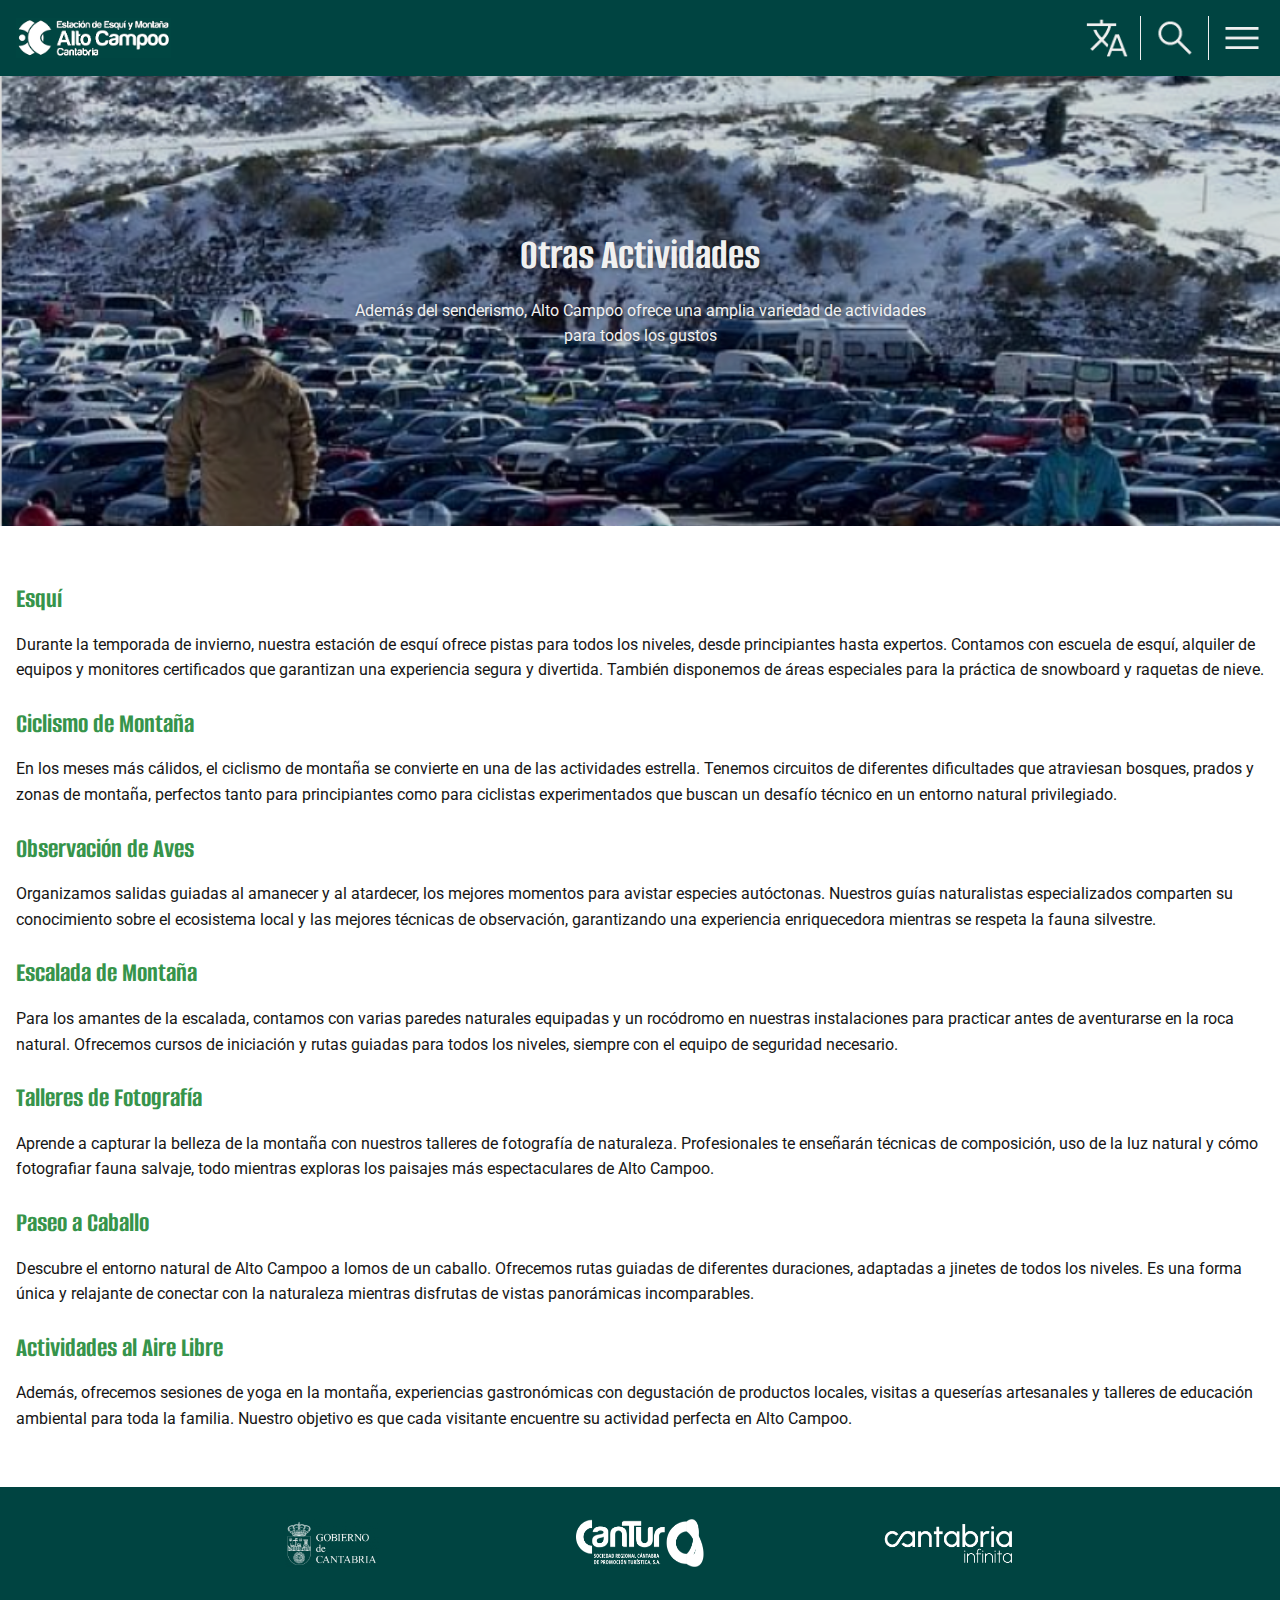
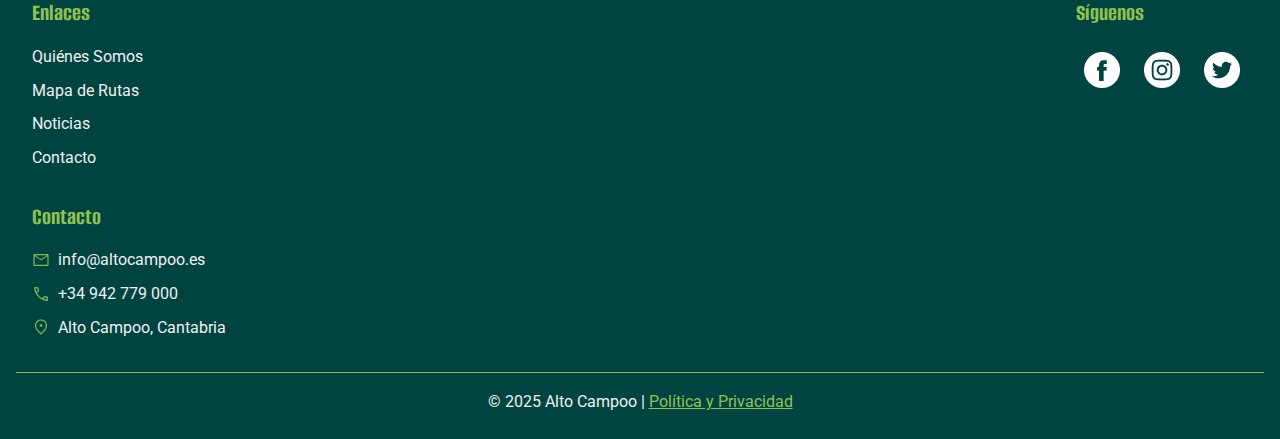
<file: pages/otras-actividades.html>
<!DOCTYPE html>
<html lang="es">
<head>
    <meta charset="UTF-8">
    <meta name="viewport" content="width=device-width, initial-scale=1.0">
    <title>Otras Actividades - Alto Campoo</title>
    <link rel="stylesheet" href="../css/styles.css">
    <!-- Favicon e iconos en moviles-->
    <link rel="icon" type="image/png" href="../assets/favicon/favicon-96x96.png" sizes="96x96" />
    <link rel="icon" type="image/svg+xml" href="../assets/favicon/favicon.svg" />
    <link rel="shortcut icon" href="../assets/favicon/favicon.ico" />
    <link rel="apple-touch-icon" sizes="180x180" href="../assets/favicon/apple-touch-icon.png" />
    <meta name="apple-mobile-web-app-title" content="Alto Campoo" />
    <link rel="manifest" href="../assets/favicon/site.webmanifest" />
    <!-- Enlace a JS-->
    <script src="../js/main.js" defer></script>
</head>
<body>
    <header>
        <div class="contenedor-header">
            <div class="logo">
                <a href="../index.html"><img src="../assets/icons/logotipoheader.png" alt="Logo Alto Campoo"></a>
            </div>
            <nav>
                <ul>
                    <li><a href="quienes-somos.html">Quiénes Somos</a></li>
                    <li><a href="mapa-rutas.html">Rutas</a></li>
                    <li><a href="ultimas-novedades.html">Noticias</a></li>
                    <li><a href="otras-actividades.html">Otras Actividades</a></li>
                    <li><a href="faq.html">FAQ</a></li>
                    <li><a href="contacto.html">Contacto</a></li>
                </ul>
            </nav>
            <div class="grupo-iconos-derecha">
                <div class="idioma">
                    <button class="boton-idioma" aria-label="Cambiar idioma">
                        <img src="../assets/icons/translateicon.png" alt="Icono de idioma">
                    </button>
                    <div class="dropdown-idioma">
                        <button class="opcion-idioma activo" data-lang="es">Español</button>
                        <button class="opcion-idioma" data-lang="fr">Français</button>
                        <button class="opcion-idioma" data-lang="en">English</button>
                        <button class="opcion-idioma" data-lang="it">Italiano</button>
                        <button class="opcion-idioma" data-lang="de">Deutsch</button>
                    </div>
                </div>
                <div class="busqueda">
                    <button class="boton-busqueda" aria-label="Buscar">
                        <img src="../assets/icons/searchicon.png" alt="Icono de búsqueda">
                    </button>
                    <div class="barra-busqueda-desplegable">
                        <input type="search" placeholder="Buscar en Alto Campoo..." aria-label="Campo de búsqueda">
                    </div>
                </div>
                <button class="menu-hamburguesa" aria-label="Abrir menú">
                    <img src="../assets/icons/menuicon.png" alt="Icono de menú">
                </button>
            </div>
        </div>
    </header>

    <main>
        <section class="heroe">
            <img src="../assets/img/heroactividades.png" alt="Otras Actividades" class="heroe-fondo">
            <h1>Otras Actividades</h1>
            <p>Además del senderismo, Alto Campoo ofrece una amplia variedad de actividades para todos los gustos</p>
        </section>

        <section class="contenido">
            <div class="texto-contenido">
                
                <h3>Esquí</h3>
                <p>Durante la temporada de invierno, nuestra estación de esquí ofrece pistas para todos los niveles, desde principiantes hasta expertos. Contamos con escuela de esquí, alquiler de equipos y monitores certificados que garantizan una experiencia segura y divertida. También disponemos de áreas especiales para la práctica de snowboard y raquetas de nieve.</p>
                
                <h3>Ciclismo de Montaña</h3>
                <p>En los meses más cálidos, el ciclismo de montaña se convierte en una de las actividades estrella. Tenemos circuitos de diferentes dificultades que atraviesan bosques, prados y zonas de montaña, perfectos tanto para principiantes como para ciclistas experimentados que buscan un desafío técnico en un entorno natural privilegiado.</p>
                
                <h3>Observación de Aves</h3>
                <p>Organizamos salidas guiadas al amanecer y al atardecer, los mejores momentos para avistar especies autóctonas. Nuestros guías naturalistas especializados comparten su conocimiento sobre el ecosistema local y las mejores técnicas de observación, garantizando una experiencia enriquecedora mientras se respeta la fauna silvestre.</p>
                
                <h3>Escalada de Montaña</h3>
                <p>Para los amantes de la escalada, contamos con varias paredes naturales equipadas y un rocódromo en nuestras instalaciones para practicar antes de aventurarse en la roca natural. Ofrecemos cursos de iniciación y rutas guiadas para todos los niveles, siempre con el equipo de seguridad necesario.</p>
                
                <h3>Talleres de Fotografía</h3>
                <p>Aprende a capturar la belleza de la montaña con nuestros talleres de fotografía de naturaleza. Profesionales te enseñarán técnicas de composición, uso de la luz natural y cómo fotografiar fauna salvaje, todo mientras exploras los paisajes más espectaculares de Alto Campoo.</p>
                
                <h3>Paseo a Caballo</h3>
                <p>Descubre el entorno natural de Alto Campoo a lomos de un caballo. Ofrecemos rutas guiadas de diferentes duraciones, adaptadas a jinetes de todos los niveles. Es una forma única y relajante de conectar con la naturaleza mientras disfrutas de vistas panorámicas incomparables.</p>
                
                <h3>Actividades al Aire Libre</h3>
                <p>Además, ofrecemos sesiones de yoga en la montaña, experiencias gastronómicas con degustación de productos locales, visitas a queserías artesanales y talleres de educación ambiental para toda la familia. Nuestro objetivo es que cada visitante encuentre su actividad perfecta en Alto Campoo.</p>
            </div>
        </section>
    </main>

    <footer>
        <div class="seccion-sponsors">
            <div class="logos-sponsors">
                <div class="logo-sponsor">
                    <img src="../assets/icons/sponsor1.webp" alt="Sponsor 1">
                </div>
                <div class="logo-sponsor">
                    <img src="../assets/icons/sponsor2.png" alt="Sponsor 2">
                </div>
                <div class="logo-sponsor">
                    <img src="../assets/icons/sponsor3.png" alt="Sponsor 3">
                </div>
            </div>
        </div>
        <div class="contenido-pie">
            <div class="fila-superior-pie">
                <div class="seccion-pie">
                    <h4>Enlaces</h4>
                    <ul>
                        <li><a href="quienes-somos.html">Quiénes Somos</a></li>
                        <li><a href="mapa-rutas.html">Mapa de Rutas</a></li>
                        <li><a href="ultimas-novedades.html">Noticias</a></li>
                        <li><a href="contacto.html">Contacto</a></li>
                    </ul>
                </div>
                <div class="seccion-pie">
                    <h4>Síguenos</h4>
                    <div class="iconos-sociales">
                        <a href="#" aria-label="Facebook"><img src="../assets/icons/facebookicon.png" alt="Facebook"></a>
                        <a href="#" aria-label="Instagram"><img src="../assets/icons/instagramicon.png" alt="Instagram"></a>
                        <a href="#" aria-label="Twitter"><img src="../assets/icons/twittericon.png" alt="Twitter"></a>
                    </div>
                </div>
            </div>
            <div class="seccion-pie seccion-contacto">
                <h4>Contacto</h4>
                <p><img src="../assets/icons/mailicon.png" alt="Email" class="icono-contacto"> info@altocampoo.es</p>
                <p><img src="../assets/icons/numeroicon.png" alt="Teléfono" class="icono-contacto"> +34 942 779 000</p>
                <p><img src="../assets/icons/ubicacionicon.png" alt="Ubicación" class="icono-contacto"> Alto Campoo, Cantabria</p>
            </div>
        </div>
        <div class="pie-inferior">
            <p>&copy; 2025 Alto Campoo | <a href="politica-privacidad.html">Política y Privacidad</a></p>
        </div>
    </footer>
</body>
</html>
</file>
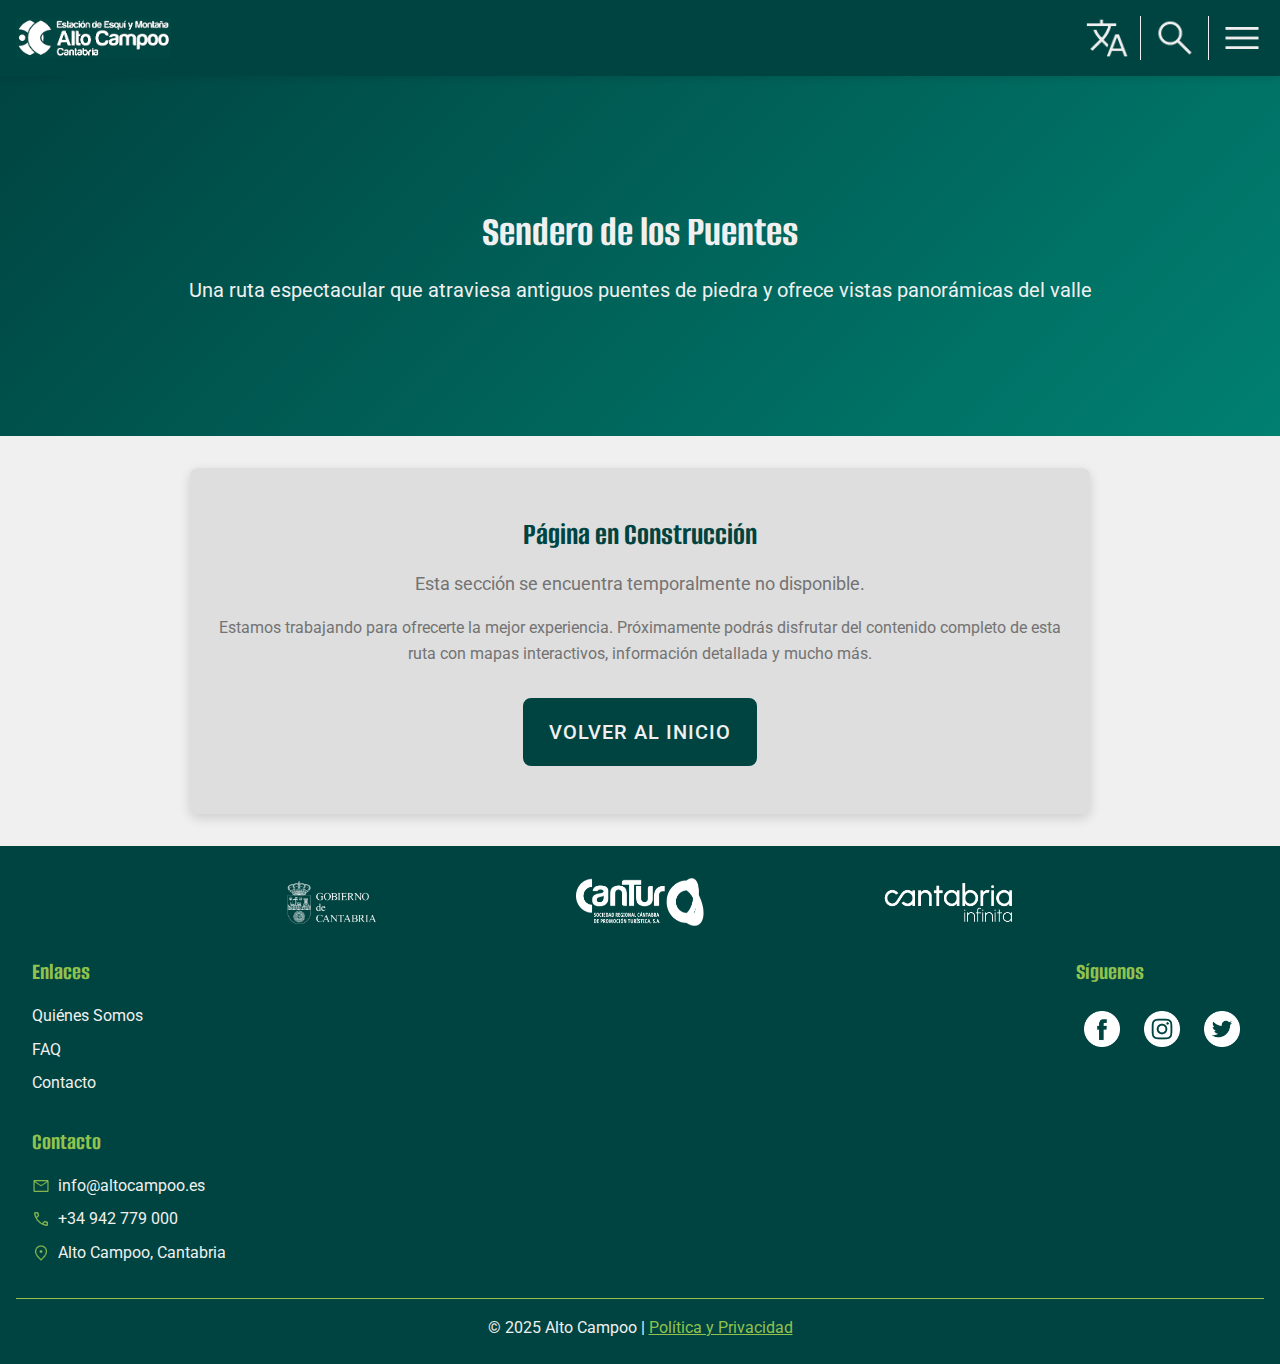
<file: pages/ruta.html>
<!DOCTYPE html>
<html lang="es">
<head>
    <meta charset="UTF-8">
    <meta name="viewport" content="width=device-width, initial-scale=1.0">
    <title>Sendero de los Puentes - Alto Campoo</title>
    <link rel="stylesheet" href="../css/styles.css">
    <link rel="stylesheet" href="../css/ruta.css">
    <!-- Favicon e iconos en moviles-->
    <link rel="icon" type="image/png" href="../assets/favicon/favicon-96x96.png" sizes="96x96" />
    <link rel="icon" type="image/svg+xml" href="../assets/favicon/favicon.svg" />
    <link rel="shortcut icon" href="../assets/favicon/favicon.ico" />
    <link rel="apple-touch-icon" sizes="180x180" href="../assets/favicon/apple-touch-icon.png" />
    <meta name="apple-mobile-web-app-title" content="Alto Campoo" />
    <link rel="manifest" href="../assets/favicon/site.webmanifest" />
    <!-- Enlace a JS-->
    <script src="../js/main.js" defer></script>
</head>
<body>
    <header>
        <div class="contenedor-header">
            <div class="logo">
                <a href="../index.html"><img src="../assets/icons/logotipoheader.png" alt="Logo Alto Campoo"></a>
            </div>
            <nav>
                <ul>
                    <li><a href="quienes-somos.html">Quiénes Somos</a></li>
                    <li><a href="mapa-rutas.html">Rutas</a></li>
                    <li><a href="ultimas-novedades.html">Noticias</a></li>
                    <li><a href="otras-actividades.html">Otras Actividades</a></li>
                    <li><a href="faq.html">FAQ</a></li>
                    <li><a href="contacto.html">Contacto</a></li>
                </ul>
            </nav>
            <div class="grupo-iconos-derecha">
                <div class="idioma">
                    <button class="boton-idioma" aria-label="Cambiar idioma">
                        <img src="../assets/icons/translateicon.png" alt="Icono de idioma">
                    </button>
                    <div class="dropdown-idioma">
                        <button class="opcion-idioma activo" data-lang="es">Español</button>
                        <button class="opcion-idioma" data-lang="fr">Français</button>
                        <button class="opcion-idioma" data-lang="en">English</button>
                        <button class="opcion-idioma" data-lang="it">Italiano</button>
                        <button class="opcion-idioma" data-lang="de">Deutsch</button>
                    </div>
                </div>
                <div class="busqueda">
                    <button class="boton-busqueda" aria-label="Buscar">
                        <img src="../assets/icons/searchicon.png" alt="Icono de búsqueda">
                    </button>
                    <div class="barra-busqueda-desplegable">
                        <input type="search" placeholder="Buscar en Alto Campoo..." aria-label="Campo de búsqueda">
                    </div>
                </div>
                <button class="menu-hamburguesa" aria-label="Abrir menú">
                    <img src="../assets/icons/menuicon.png" alt="Icono de menú">
                </button>
            </div>
        </div>
    </header>

    <main>
        <section class="heroe-ruta-construccion">
            <div class="contenido-heroe-ruta">
                <h1>Sendero de los Puentes</h1>
                <p>Una ruta espectacular que atraviesa antiguos puentes de piedra y ofrece vistas panorámicas del valle</p>
            </div>
        </section>
        
        <section class="mensaje-construccion">
            <h2>Página en Construcción</h2>
            <p class="texto-destacado">Esta sección se encuentra temporalmente no disponible.</p>
            <p>Estamos trabajando para ofrecerte la mejor experiencia. Próximamente podrás disfrutar del contenido completo de esta ruta con mapas interactivos, información detallada y mucho más.</p>
            <a href="../index.html" class="boton-primario">Volver al Inicio</a>
        </section>

    </main>

    <footer>
        <div class="seccion-sponsors">
            <div class="logos-sponsors">
                <div class="logo-sponsor">
                    <img src="../assets/icons/sponsor1.webp" alt="Sponsor 1">
                </div>
                <div class="logo-sponsor">
                    <img src="../assets/icons/sponsor2.png" alt="Sponsor 2">
                </div>
                <div class="logo-sponsor">
                    <img src="../assets/icons/sponsor3.png" alt="Sponsor 3">
                </div>
            </div>
        </div>
        <div class="contenido-pie">
            <div class="fila-superior-pie">
                <div class="seccion-pie">
                    <h4>Enlaces</h4>
                    <ul>
                        <li><a href="quienes-somos.html">Quiénes Somos</a></li>
                        <li><a href="faq.html">FAQ</a></li>
                        <li><a href="contacto.html">Contacto</a></li>
                    </ul>
                </div>
                <div class="seccion-pie">
                    <h4>Síguenos</h4>
                    <div class="iconos-sociales">
                        <a href="#" aria-label="Facebook"><img src="../assets/icons/facebookicon.png" alt="Facebook"></a>
                        <a href="#" aria-label="Instagram"><img src="../assets/icons/instagramicon.png" alt="Instagram"></a>
                        <a href="#" aria-label="Twitter"><img src="../assets/icons/twittericon.png" alt="Twitter"></a>
                    </div>
                </div>
            </div>
            <div class="seccion-pie seccion-contacto">
                <h4>Contacto</h4>
                <p><img src="../assets/icons/mailicon.png" alt="Email" class="icono-contacto"> info@altocampoo.es</p>
                <p><img src="../assets/icons/numeroicon.png" alt="Teléfono" class="icono-contacto"> +34 942 779 000</p>
                <p><img src="../assets/icons/ubicacionicon.png" alt="Ubicación" class="icono-contacto"> Alto Campoo, Cantabria</p>
            </div>
        </div>
        <div class="pie-inferior">
            <p>&copy; 2025 Alto Campoo | <a href="politica-privacidad.html">Política y Privacidad</a></p>
        </div>
    </footer>
</body>
</html>
</file>
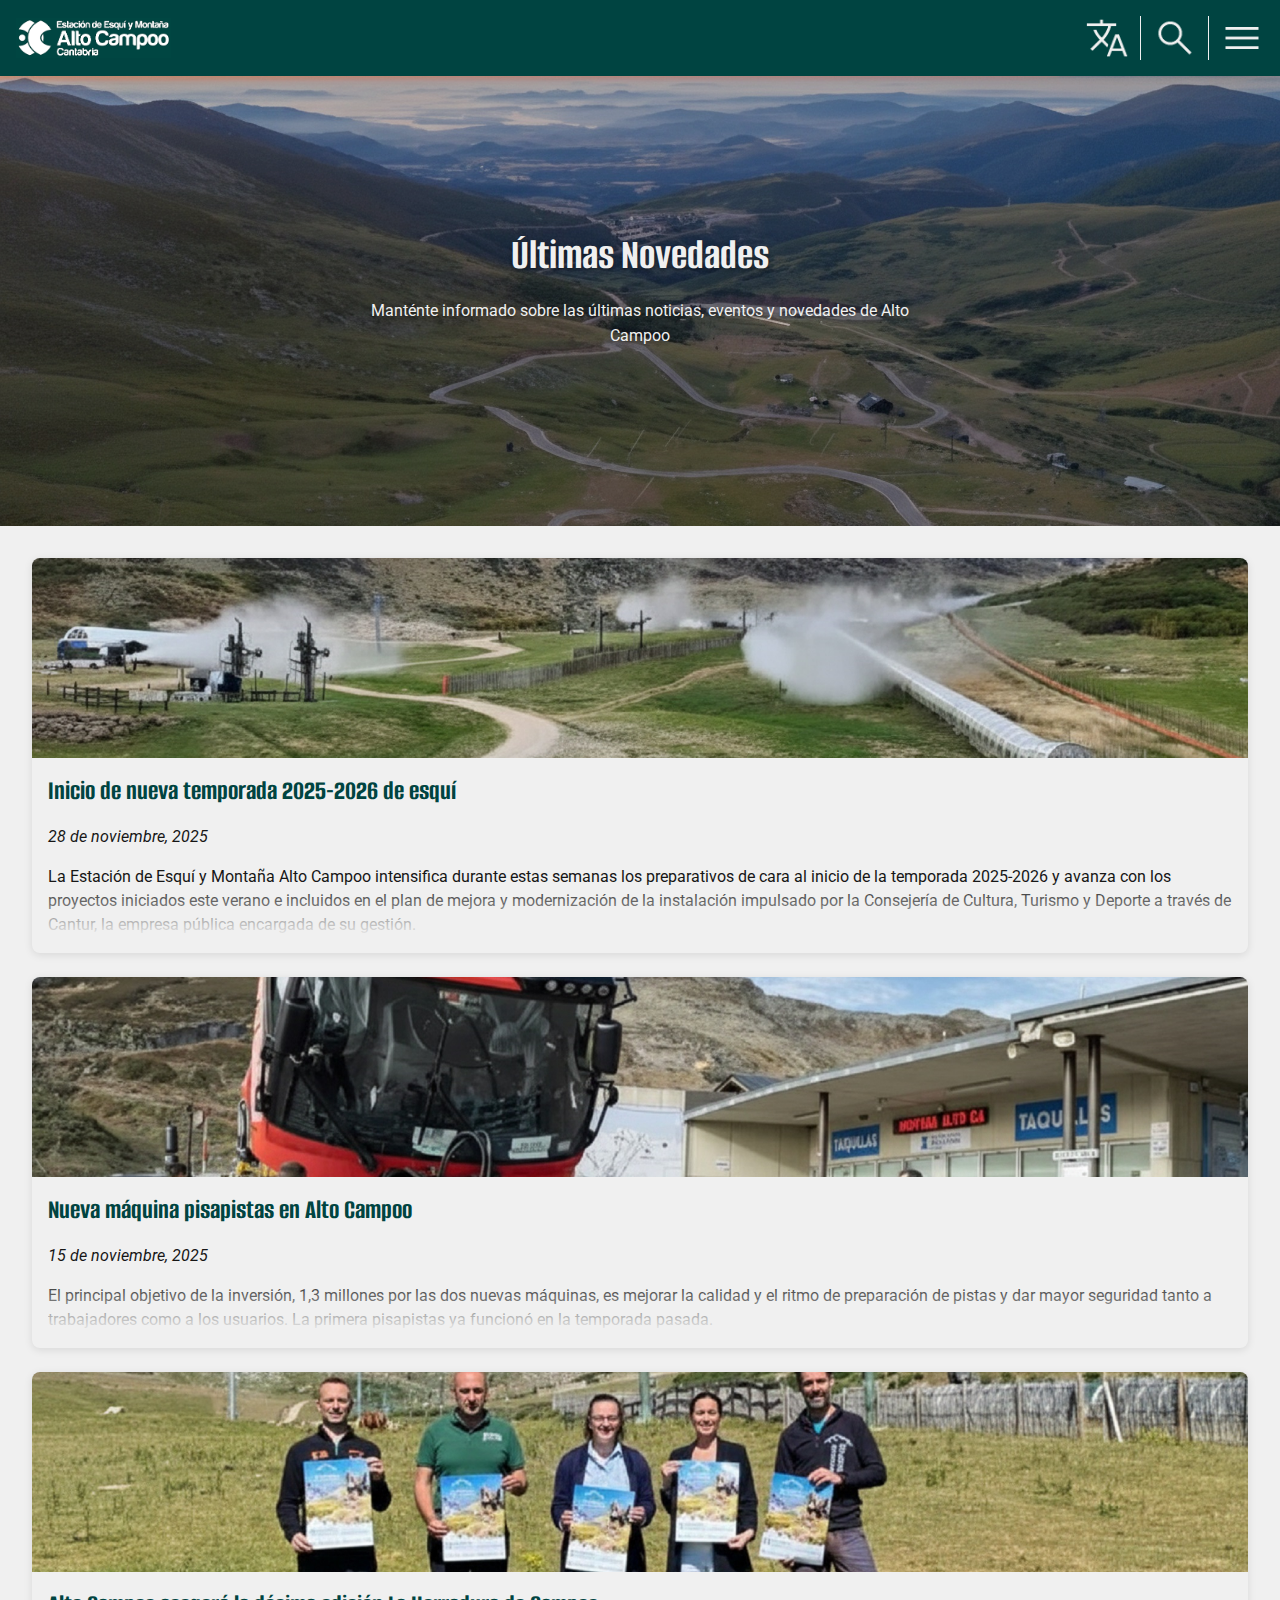
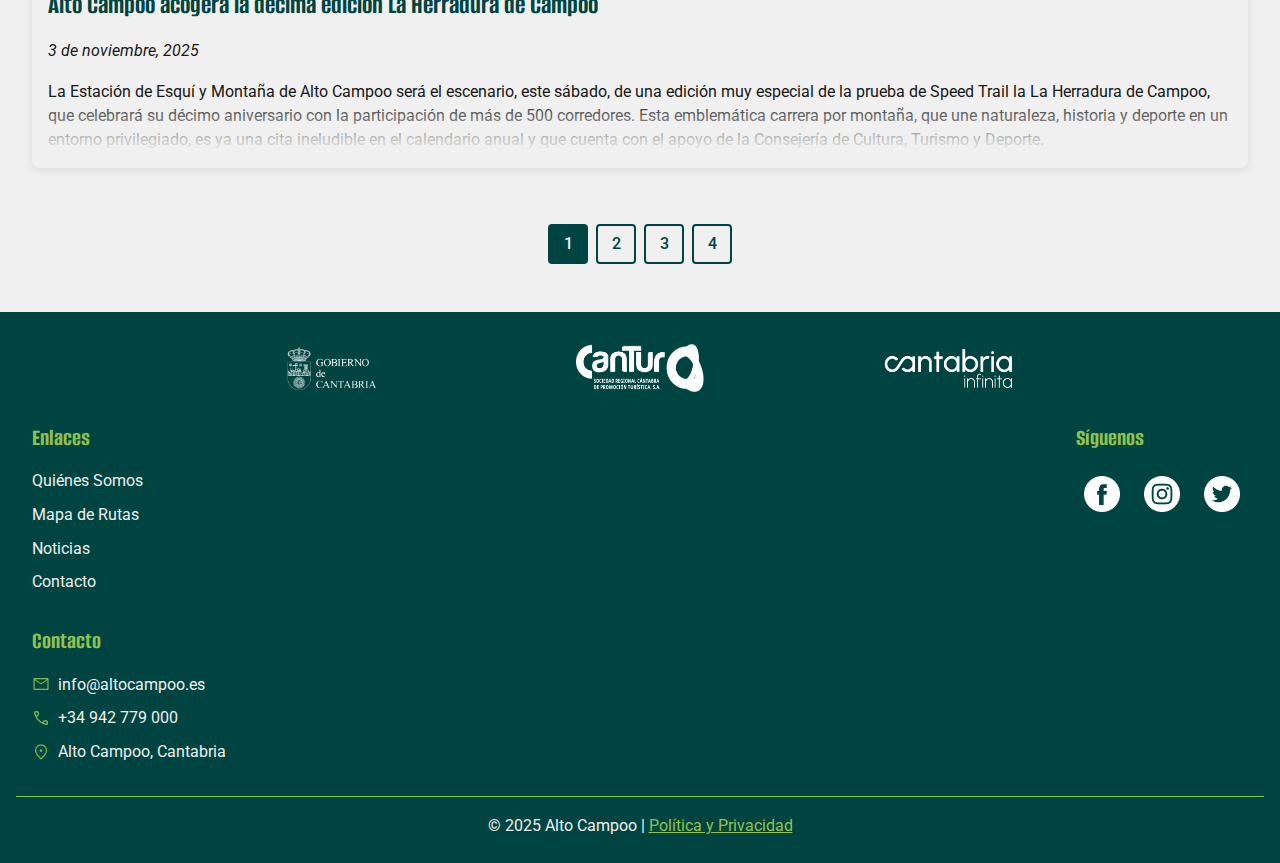
<file: pages/ultimas-novedades.html>
<!DOCTYPE html>
<html lang="es">
<head>
    <meta charset="UTF-8">
    <meta name="viewport" content="width=device-width, initial-scale=1.0">
    <title>Últimas Novedades - Alto Campoo</title>
    <link rel="stylesheet" href="../css/styles.css">
    <!-- Favicon e iconos en moviles-->
    <link rel="icon" type="image/png" href="../assets/favicon/favicon-96x96.png" sizes="96x96" />
    <link rel="icon" type="image/svg+xml" href="../assets/favicon/favicon.svg" />
    <link rel="shortcut icon" href="../assets/favicon/favicon.ico" />
    <link rel="apple-touch-icon" sizes="180x180" href="../assets/favicon/apple-touch-icon.png" />
    <meta name="apple-mobile-web-app-title" content="Alto Campoo" />
    <link rel="manifest" href="../assets/favicon/site.webmanifest" />
    <!-- Enlace a JS-->
    <script src="../js/main.js" defer></script>
</head>
<body>
    <header>
        <div class="contenedor-header">
            <div class="logo">
                <a href="../index.html"><img src="../assets/icons/logotipoheader.png" alt="Logo Alto Campoo"></a>
            </div>
            <nav>
                <ul>
                    <li><a href="quienes-somos.html">Quiénes Somos</a></li>
                    <li><a href="mapa-rutas.html">Rutas</a></li>
                    <li><a href="ultimas-novedades.html">Noticias</a></li>
                    <li><a href="otras-actividades.html">Otras Actividades</a></li>
                    <li><a href="faq.html">FAQ</a></li>
                    <li><a href="contacto.html">Contacto</a></li>
                </ul>
            </nav>
            <div class="grupo-iconos-derecha">
                <div class="idioma">
                    <button class="boton-idioma" aria-label="Cambiar idioma">
                        <img src="../assets/icons/translateicon.png" alt="Icono de idioma">
                    </button>
                    <div class="dropdown-idioma">
                        <button class="opcion-idioma activo" data-lang="es">Español</button>
                        <button class="opcion-idioma" data-lang="fr">Français</button>
                        <button class="opcion-idioma" data-lang="en">English</button>
                        <button class="opcion-idioma" data-lang="it">Italiano</button>
                        <button class="opcion-idioma" data-lang="de">Deutsch</button>
                    </div>
                </div>
                <div class="busqueda">
                    <button class="boton-busqueda" aria-label="Buscar">
                        <img src="../assets/icons/searchicon.png" alt="Icono de búsqueda">
                    </button>
                    <div class="barra-busqueda-desplegable">
                        <input type="search" placeholder="Buscar en Alto Campoo..." aria-label="Campo de búsqueda">
                    </div>
                </div>
                <button class="menu-hamburguesa" aria-label="Abrir menú">
                    <img src="../assets/icons/menuicon.png" alt="Icono de menú">
                </button>
            </div>
        </div>
    </header>

    <main>
        <section class="heroe">
            <img src="../assets/img/heronovedades.jpg" alt="Últimas Novedades" class="heroe-fondo">
            <h1>Últimas Novedades</h1>
            <p>Manténte informado sobre las últimas noticias, eventos y novedades de Alto Campoo</p>
        </section>

        <section class="noticias">
            <div class="cuadricula-noticias">
                <a href="noticia.html"><article class="tarjeta-noticia">
                    <img src="../assets/img/noticia1index.jpg" alt="Inicio de nueva temporada 2025-2026 de esquí">
                    <h3>Inicio de nueva temporada 2025-2026 de esquí</h3>
                    <p class="fecha-noticia">28 de noviembre, 2025</p>
                    <p class="preview-noticia">La Estación de Esquí y Montaña Alto Campoo intensifica durante estas semanas los preparativos de cara al inicio de la temporada 2025-2026 y avanza con los proyectos iniciados este verano e incluidos en el plan de mejora y modernización de la instalación impulsado por la Consejería de Cultura, Turismo y Deporte a través de Cantur, la empresa pública encargada de su gestión.</p>
                </article></a>
                
                <a href="noticia.html"><article class="tarjeta-noticia">
                    <img src="../assets/img/noticia2index.jpg" alt="Nueva máquina pisapistas en Alto Campoo">
                    <h3>Nueva máquina pisapistas en Alto Campoo</h3>
                    <p class="fecha-noticia">15 de noviembre, 2025</p>
                    <p class="preview-noticia">El principal objetivo de la inversión, 1,3 millones por las dos nuevas máquinas, es mejorar la calidad y el ritmo de preparación de pistas y dar mayor seguridad tanto a trabajadores como a los usuarios. La primera pisapistas ya funcionó en la temporada pasada.</p>
                </article></a>
                
                <a href="noticia.html"><article class="tarjeta-noticia">
                    <img src="../assets/img/noticia3index.jpg" alt="Alto Campoo acogerá la décima edición de La Herradura de Campoo">
                    <h3>Alto Campoo acogerá la décima edición La Herradura de Campoo</h3>
                    <p class="fecha-noticia">3 de noviembre, 2025</p>
                    <p class="preview-noticia">La Estación de Esquí y Montaña de Alto Campoo será el escenario, este sábado, de una edición muy especial de la prueba de Speed Trail la La Herradura de Campoo, que celebrará su décimo aniversario con la participación de más de 500 corredores. Esta emblemática carrera por montaña, que une naturaleza, historia y deporte en un entorno privilegiado, es ya una cita ineludible en el calendario anual y que cuenta con el apoyo de la Consejería de Cultura, Turismo y Deporte.</p>
                </article></a>
            </div>
        </section>

        <section class="paginacion">
            <a href="#" class="pagina-activa">1</a>
            <a href="#">2</a>
            <a href="#">3</a>
            <a href="#">4</a>
        </section>
    </main>

    <footer>
        <div class="seccion-sponsors">
            <div class="logos-sponsors">
                <div class="logo-sponsor">
                    <img src="../assets/icons/sponsor1.webp" alt="Sponsor 1">
                </div>
                <div class="logo-sponsor">
                    <img src="../assets/icons/sponsor2.png" alt="Sponsor 2">
                </div>
                <div class="logo-sponsor">
                    <img src="../assets/icons/sponsor3.png" alt="Sponsor 3">
                </div>
            </div>
        </div>
        <div class="contenido-pie">
            <div class="fila-superior-pie">
                <div class="seccion-pie">
                    <h4>Enlaces</h4>
                    <ul>
                        <li><a href="quienes-somos.html">Quiénes Somos</a></li>
                        <li><a href="mapa-rutas.html">Mapa de Rutas</a></li>
                        <li><a href="ultimas-novedades.html">Noticias</a></li>
                        <li><a href="contacto.html">Contacto</a></li>
                    </ul>
                </div>
                <div class="seccion-pie">
                    <h4>Síguenos</h4>
                    <div class="iconos-sociales">
                        <a href="#" aria-label="Facebook"><img src="../assets/icons/facebookicon.png" alt="Facebook"></a>
                        <a href="#" aria-label="Instagram"><img src="../assets/icons/instagramicon.png" alt="Instagram"></a>
                        <a href="#" aria-label="Twitter"><img src="../assets/icons/twittericon.png" alt="Twitter"></a>
                    </div>
                </div>
            </div>
            <div class="seccion-pie seccion-contacto">
                <h4>Contacto</h4>
                <p><img src="../assets/icons/mailicon.png" alt="Email" class="icono-contacto"> info@altocampoo.es</p>
                <p><img src="../assets/icons/numeroicon.png" alt="Teléfono" class="icono-contacto"> +34 942 779 000</p>
                <p><img src="../assets/icons/ubicacionicon.png" alt="Ubicación" class="icono-contacto"> Alto Campoo, Cantabria</p>
            </div>
        </div>
        <div class="pie-inferior">
            <p>&copy; 2025 Alto Campoo | <a href="politica-privacidad.html">Política y Privacidad</a></p>
        </div>
    </footer>
</body>
</html>
</file>
<file: css/styles.css>
/* ============================================
   FUENTES LOCALES
   ============================================ */

@font-face {
    font-family: 'Alumni Sans';
    src: url('../assets/fonts/alumni-sans/AlumniSans-VariableFont_wght.ttf') format('truetype');
    font-weight: 100 900;
    font-style: normal;
    font-display: swap;
}

@font-face {
    font-family: 'Alumni Sans';
    src: url('../assets/fonts/alumni-sans/AlumniSans-Italic-VariableFont_wght.ttf') format('truetype');
    font-weight: 100 900;
    font-style: italic;
    font-display: swap;
}

@font-face {
    font-family: 'Roboto';
    src: url('../assets/fonts/roboto/Roboto-VariableFont_wdth,wght.ttf') format('truetype');
    font-weight: 100 900;
    font-stretch: 75% 100%;
    font-style: normal;
    font-display: swap;
}

@font-face {
    font-family: 'Roboto';
    src: url('../assets/fonts/roboto/Roboto-Italic-VariableFont_wdth,wght.ttf') format('truetype');
    font-weight: 100 900;
    font-stretch: 75% 100%;
    font-style: italic;
    font-display: swap;
}

/* ============================================
   VARIABLES CSS - ALTO CAMPOO TURISMO
   ============================================ */

:root {
    /* Colores principales */
    --verde-bosque: #004441;
    --verde-cerceta: #008071;
    --verde-montania: #36944B;
    --verde-claro: #91C24E;
    --blanco-fondo: #dedede;
    
    /* Colores de texto */
    --negro-profundo: #161616;
    --gris-sombra: #737373;
    --blanco-nieve: #F0F0F0;
    
    /* Colores hover */
    --verde-bosque-hover: #003330;
    --verde-montania-hover: #2D705A;
    --verde-claro-hover: #7AA647;
    
    /* Tipografías */
    --fuente-titulos: 'Alumni Sans', sans-serif;
    --fuente-texto: 'Roboto', sans-serif;
    
    /* Tamaños de fuente - Mobile First (<=768px) */
    --tamano-h1: 2.75rem; /* 48px */
    --tamano-h2: 2.25rem; /* 36px */
    --tamano-h3: 1.75rem; /* 28px */
    --tamano-h4: 1.5rem; /* 24px */
    --tamano-texto: 1rem; /* 16px */
    --tamano-texto-pequenio: 1rem; /* 16px */
    --tamano-boton-primario: 1.25rem; /* 20px */
    --tamano-boton-secundario: 1rem; /* 16px */
    
    /* Pesos de fuente */
    --peso-titulos: 700;
    --peso-subtitulos: 600;
    --peso-normal: 400;
    --peso-medio: 500;
    --peso-negrita: 700;
    
    /* Espaciado */
    --espaciado-pequenio: 0.5rem; /* 8px */
    --espaciado-medio: 1rem; /* 16px */
    --espaciado-grande: 1.5rem; /* 24px */
    --espaciado-xlarge: 2rem; /* 32px */
    --espaciado-xxlarge: 3rem; /* 48px */
    
    /* Bordes */
    --radio-borde: 0.5rem; /* 8px */
    --radio-borde-pequenio: 0.25rem; /* 4px */
    --grosor-borde: 0.125rem; /* 2px */
    
    /* Sombras */
    --sombra-suave: 0 2px 8px rgba(0, 0, 0, 0.1);
    --sombra-media: 0 4px 12px rgba(0, 0, 0, 0.15);
    --sombra-fuerte: 0 8px 24px rgba(0, 0, 0, 0.2);
    
    /* Transiciones */
    --transicion-rapida: 0.2s ease-in-out;
    --transicion-media: 0.3s ease-in-out;
    --transicion-lenta: 0.5s ease-in-out;
}

/* ============================================
   RESET Y ESTILOS BASE
   ============================================ */

* {
    margin: 0;
    padding: 0;
    box-sizing: border-box;
}

html {
    font-size: 16px;
    scroll-behavior: smooth;
}

body {
    font-family: var(--fuente-texto);
    font-size: var(--tamano-texto);
    font-weight: var(--peso-normal);
    line-height: 1.6;
    color: var(--negro-profundo);
    background-color: var(--blanco-nieve);
}

img {
    max-width: 100%;
    height: auto;
    display: block;
}

a {
    text-decoration: none;
    color: inherit;
    transition: var(--transicion-rapida);
}

ul, ol {
    list-style: none;
}

button {
    font-family: var(--fuente-texto);
    cursor: pointer;
    border: none;
    background: none;
    transition: var(--transicion-rapida);
}

input, textarea, select {
    font-family: var(--fuente-texto);
    font-size: var(--tamano-texto);
}

/* ============================================
   TIPOGRAFÍA
   ============================================ */

h1, h2, h3, h4, h5, h6 {
    font-family: var(--fuente-titulos);
    font-weight: var(--peso-titulos);
    line-height: 1.2;
    margin-bottom: var(--espaciado-medio);
}

h1 {
    font-size: var(--tamano-h1);
}

h2 {
    font-size: var(--tamano-h2);
}

h3 {
    font-size: var(--tamano-h3);
}

h4 {
    font-size: var(--tamano-h4);
}

p {
    margin-bottom: var(--espaciado-medio);
}

/* ============================================
   HEADER
   ============================================ */

header {
    background-color: var(--verde-bosque);
    padding: var(--espaciado-medio);
    box-shadow: var(--sombra-suave);
    position: sticky;
    top: 0;
    z-index: 1000;
}

.contenedor-header {
    display: flex;
    align-items: center;
    justify-content: space-between;
}

header .logo {
    flex: 0 0 auto;
}

header .logo img {
    height: 2.5rem;
    width: auto;
}

/* Grupo de iconos de la derecha */
.grupo-iconos-derecha {
    display: flex;
    align-items: center;
    /* VARIABLE 1: Espacio base entre los 3 iconos */
    gap: 0.7rem; /* 11px - Ajusta para más/menos separación */
}

.grupo-iconos-derecha .idioma,
.grupo-iconos-derecha .busqueda,
.grupo-iconos-derecha .menu-hamburguesa {
    position: relative;
    display: flex;
    align-items: center;
    justify-content: center;
}

/* Líneas separadoras verticales entre iconos */
.grupo-iconos-derecha .busqueda,
.grupo-iconos-derecha .menu-hamburguesa {
    border-left: 0.1rem solid var(--blanco-nieve); /* 1px */
    /* VARIABLE 2: Espacio adicional después de la línea separadora */
    padding-left: 0.7rem; /* 11px - Espacio después de la línea */
}

/* Botones de idioma y búsqueda */
.boton-idioma,
.boton-busqueda {
    display: flex;
    align-items: center;
    justify-content: center;
    background: transparent;
    border: none;
    cursor: pointer;
    padding: 0;
}

/* VARIABLE 3: Tamaño de todos los iconos */
.boton-idioma img,
.boton-busqueda img,
header .menu-hamburguesa img {
    height: 2.75rem; /* 44px - De acuerdo a estandar WCAG AAA */
    width: 2.75rem; /* 44px */
}

/* Menú hamburguesa */
.menu-hamburguesa {
    display: flex;
    align-items: center;
    justify-content: center;
    color: var(--blanco-nieve);
    background: transparent;
    cursor: pointer;
}

.menu-hamburguesa img {
    height: 2.25rem;
    width: 2.25rem; 
    transition: var(--transicion-rapida);
}

.menu-hamburguesa:hover img,
.menu-hamburguesa:focus img {
    opacity: 0.8;
}

.menu-hamburguesa img.activo {
    background-color: var(--verde-bosque-hover);
    border-radius: var(--radio-borde-pequenio);
}

/* Navegación oculta por defecto en móvil */
nav {
    display: none;
    position: absolute;
    top: 100%;
    left: 0;
    right: 0;
    background-color: var(--verde-bosque);
    box-shadow: var(--sombra-media);
    padding: var(--espaciado-medio);
}

nav.activo {
    display: block;
}

nav ul {
    display: flex;
    flex-direction: column;
    gap: var(--espaciado-medio);
}

nav a {
    display: block;
    padding: var(--espaciado-pequenio);
    color: var(--blanco-nieve);
    font-weight: var(--peso-medio);
    border-radius: var(--radio-borde-pequenio);
    transition: var(--transicion-rapida);
}

nav a:hover,
nav a:focus {
    background-color: var(--verde-bosque-hover);
    color: var(--blanco-nieve);
}

/* ============================================
   DROPDOWN IDIOMAS
   ============================================ */

.dropdown-idioma {
    display: none;
    position: absolute;
    top: 100%;
    right: 0;
    background-color: var(--verde-bosque);
    border-radius: var(--radio-borde);
    box-shadow: var(--sombra-media);
    padding: var(--espaciado-pequenio);
    margin-top: var(--espaciado-pequenio);
    min-width: 10rem; /* 160px */
    z-index: 1000;
}

.dropdown-idioma.activo {
    display: flex;
    flex-direction: column;
    gap: var(--espaciado-pequenio);
}

.opcion-idioma {
    background: transparent;
    border: none;
    color: var(--blanco-nieve);
    padding: var(--espaciado-pequenio) var(--espaciado-medio);
    text-align: left;
    cursor: pointer;
    border-radius: var(--radio-borde-pequenio);
    font-size: var(--tamano-texto);
    transition: var(--transicion-rapida);
}

.opcion-idioma:hover {
    background-color: var(--verde-bosque-hover);
}

.opcion-idioma.activo {
    background-color: var(--verde-claro);
    color: var(--negro-profundo);
    font-weight: var(--peso-medio);
}

/* ============================================
   BARRA DE BÚSQUEDA DESPLEGABLE
   ============================================ */

.barra-busqueda-desplegable {
    display: none;
    position: absolute;
    top: 100%;
    right: 0;
    background-color: var(--verde-bosque);
    border-radius: var(--radio-borde);
    box-shadow: var(--sombra-media);
    padding: var(--espaciado-medio);
    margin-top: var(--espaciado-pequenio);
    min-width: 15rem; /* 240px */
    z-index: 1000;
}

.barra-busqueda-desplegable.activo {
    display: block;
}

.barra-busqueda-desplegable input {
    width: 100%;
    padding: var(--espaciado-pequenio) var(--espaciado-medio);
    border: none;
    border-radius: var(--radio-borde);
    font-size: var(--tamano-texto);
    outline: none;
    background-color: var(--blanco-nieve);
    color: var(--negro-profundo);
}

.barra-busqueda-desplegable input::placeholder {
    color: var(--gris-sombra);
}

/* ============================================
   HERO / HEROE
   ============================================ */

.heroe {
    position: relative;
    min-height: 450px;
    color: var(--blanco-nieve);
    padding: var(--espaciado-xxlarge) var(--espaciado-medio);
    text-align: center;
    display: flex;
    flex-direction: column;
    justify-content: center;
    align-items: center;
    overflow: hidden;
}

.heroe-fondo {
    position: absolute;
    top: 0;
    left: 0;
    width: 100%;
    height: 100%;
    object-fit: cover;
    object-position: center;
    z-index: -2;
}

.heroe::before {
    content: '';
    position: absolute;
    top: 0;
    left: 0;
    width: 100%;
    height: 100%;
    background-color: rgba(0, 0, 0, 0.15);
    z-index: -1;
}

.heroe h1 {
    position: relative;
    color: var(--blanco-nieve);
    font-size: var(--tamano-h1);
    margin-bottom: var(--espaciado-medio);
    text-shadow: 0 2px 4px rgba(0, 0, 0, 0.4);
}

.heroe p {
    position: relative;
    font-size: var(--tamano-texto);
    max-width: 600px;
    margin: 0 auto var(--espaciado-grande);
    text-shadow: 0 2px 4px rgba(0, 0, 0, 0.4);
}

.acciones-heroe {
    position: relative;
    display: flex;
    flex-direction: column;
    gap: var(--espaciado-medio);
    align-items: center;
}

/* ============================================
   BOTONES
   ============================================ */

.boton-primario,
.boton-secundario,
.boton-terciario {
    display: inline-block;
    justify-content: center;
    padding: var(--espaciado-medio) var(--espaciado-grande);
    font-weight: var(--peso-medio);
    border-radius: var(--radio-borde);
    text-align: center;
    text-transform: uppercase;
    letter-spacing: 0.05em;
    transition: var(--transicion-rapida);
    cursor: pointer;
    text-decoration: none;
    min-width: 12.5rem; /* 200px */
}

/* Botón primario - Relleno verde */
.boton-primario {
    background-color: var(--verde-bosque);
    color: var(--blanco-nieve);
    border: var(--grosor-borde) solid var(--verde-bosque);
    font-size: var(--tamano-boton-primario);
}

.boton-primario:hover,
.boton-primario:focus {
    background-color: var(--verde-bosque-hover);
    border-color: var(--verde-bosque-hover);
    transform: translateY(-2px);
    box-shadow: var(--sombra-media);
}

/* Botón secundario - Ligeramente más pequeño. Usado con fondos tipo hero*/
.boton-secundario {
    background-color: var(--blanco-fondo);
    color: var(--verde-bosque);
    border: var(--grosor-borde) solid var(--verde-bosque);
    font-size: var(--tamano-boton-secundario);
    min-width: 11rem;
    padding: 0.875rem var(--espaciado-grande); /* 14px vertical */
}

.boton-secundario:hover,
.boton-secundario:focus {
    background-color: var(--verde-bosque-hover);
    color: var(--blanco-nieve);
    transform: translateY(-2px);
    box-shadow: var(--sombra-media);
    border: var(--grosor-borde) solid var(--verde-bosque-hover);
}

/* Boton terciario - Usado en VER más de rutas y noticias */
.boton-terciario {
    background-color: var(--blanco-nieve);
    color: var(--verde-bosque);
    border: var(--grosor-borde) solid var(--verde-bosque);
    font-size: var(--tamano-boton-secundario);
    min-width: 11rem;
    padding: 0.875rem var(--espaciado-grande); /* 14px vertical */
}

.boton-terciario:hover,
.boton-terciario:focus {
    background-color: var(--verde-bosque-hover);
    color: var(--blanco-nieve);
    transform: translateY(-2px);
    box-shadow: var(--sombra-media);
    border: var(--grosor-borde) solid var(--verde-bosque-hover);
}

/* ============================================
   SECCIONES PRINCIPALES
   ============================================ */

main {
    min-height: calc(100vh - 200px);
}

section {
    padding: var(--espaciado-xlarge) var(--espaciado-medio);
}

section h2 {
    text-align: center;
    margin-bottom: var(--espaciado-medio);
    color: var(--verde-bosque);
}

/* ============================================
   NOTICIAS
   ============================================ */

.noticias {
    background-color: var(--blanco-nieve);
    /* elementos centrados horizontalmente */
    display: grid;
    place-items: center;
    padding: var(--espaciado-xlarge);
}

.cuadricula-noticias {
    display: flex;
    flex-direction: column;
    gap: var(--espaciado-grande);
    margin-bottom: var(--espaciado-grande);
}

.tarjeta-noticia {
    background-color: var(--blanco-nieve);
    border-radius: var(--radio-borde);
    overflow: hidden;
    box-shadow: var(--sombra-suave);
    transition: var(--transicion-media);
}

.tarjeta-noticia:hover {
    box-shadow: var(--sombra-media);
    transform: translateY(-4px);
}

.tarjeta-noticia img {
    width: 100%;
    height: 200px;
    object-fit: cover;
}

.tarjeta-noticia h3 {
    color: var(--verde-bosque);
    margin: var(--espaciado-medio);
}

.tarjeta-noticia p {
    margin: 0 var(--espaciado-medio) var(--espaciado-medio);
    color: var(--negro-profundo);
}

/* Efecto de difuminado en preview de noticias */
.preview-noticia {
    position: relative;
    max-height: 6em; /* Aproximadamente 4 líneas */
    overflow: hidden;
    line-height: 1.5em;
}

.preview-noticia::after {
    content: '';
    position: absolute;
    bottom: 0;
    left: 0;
    right: 0;
    height: 3.5em; /* Altura del difuminado */
    background: linear-gradient(to bottom, rgba(240, 240, 240, 0), rgba(240, 240, 240, 1));
    pointer-events: none;
}

.tarjeta-noticia a {
    margin: var(--espaciado-medio);
}

/* Estilos para lista de noticias (ultimas-novedades.html) */
.lista-noticias {
    background-color: var(--blanco-nieve);
    display: grid;
    place-items: center;
    padding: var(--espaciado-xlarge);
}

.lista-noticias {
    display: flex;
    flex-direction: column;
    gap: var(--espaciado-grande);
}

.elemento-noticia {
    background-color: var(--blanco-nieve);
    border-radius: var(--radio-borde);
    overflow: hidden;
    box-shadow: var(--sombra-suave);
    transition: var(--transicion-media);
}

.elemento-noticia:hover {
    box-shadow: var(--sombra-media);
    transform: translateY(-4px);
}

.imagen-noticia img {
    width: 100%;
    height: 200px;
    object-fit: cover;
}

.contenido-noticia {
    display: flex;
    flex-direction: column;
    align-items: flex-start;
}

.contenido-noticia h2 {
    color: var(--verde-bosque);
    margin: var(--espaciado-medio);
}

.contenido-noticia p {
    margin: 0 var(--espaciado-medio) var(--espaciado-medio);
    color: var(--negro-profundo);
}

.contenido-noticia .boton-secundario {
    margin: var(--espaciado-medio);
    align-self: center;
}

.fecha-noticia {
    color: var(--gris-sombra);
    font-size: var(--tamano-texto-pequenio);
    font-style: italic;
}

/* Paginación */
.paginacion {
    display: flex;
    justify-content: center;
    gap: var(--espaciado-pequenio);
    padding: 0 0 var(--espaciado-grande) 0;
    margin-bottom: var(--espaciado-grande);
}

.paginacion a {
    display: inline-flex;
    align-items: center;
    justify-content: center;
    min-width: 40px;
    height: 40px;
    padding: var(--espaciado-pequenio);
    background-color: var(--blanco-nieve);
    color: var(--verde-bosque);
    border: 2px solid var(--verde-bosque);
    border-radius: var(--radio-borde-pequenio);
    text-decoration: none;
    font-weight: var(--peso-medio);
    transition: all 0.3s ease;
}

.paginacion a:hover {
    background-color: var(--verde-bosque-hover);
    color: var(--blanco-nieve);
    border-color: var(--verde-bosque-hover);
    transform: translateY(-2px);
}

.paginacion a.pagina-activa {
    background-color: var(--verde-bosque);
    color: var(--blanco-nieve);
    border-color: var(--verde-bosque);
}

/* ============================================
   RUTAS
   ============================================ */

.rutas {
    background-color: var(--blanco-nieve);
    padding-bottom: var(--espaciado-xxlarge);
}

.contenedor-carrusel {
    position: relative;
    margin-bottom: var(--espaciado-medio);
}

.carrusel-rutas {
    display: flex;
    gap: var(--espaciado-medio);
    overflow-x: auto;
    scroll-behavior: smooth;
    scroll-snap-type: x mandatory;
    -webkit-overflow-scrolling: touch;
    padding: var(--espaciado-pequenio) 0;
    margin: 0 var(--espaciado-grande);
    /* Ocultar scrollbar pero mantener funcionalidad */
    scrollbar-width: none;
    -ms-overflow-style: none;
}

.carrusel-rutas::-webkit-scrollbar {
    display: none;
}

.tarjeta-ruta {
    flex: 0 0 80%;
    background-color: #ffffff;
    border-radius: var(--radio-borde);
    overflow: hidden;
    box-shadow: var(--sombra-suave);
    transition: var(--transicion-media);
    scroll-snap-align: center;
}

.tarjeta-ruta:hover {
    box-shadow: var(--sombra-media);
    transform: translateY(-4px);
}

.tarjeta-ruta img {
    width: 100%;
    height: 200px;
    object-fit: cover;
}

.contenido-tarjeta {
    padding: var(--espaciado-medio);
}

.tarjeta-ruta h3 {
    color: var(--verde-bosque);
    margin-bottom: var(--espaciado-pequenio);
}

.tarjeta-ruta p {
    margin-bottom: var(--espaciado-medio);
    color: var(--gris-sombra);
    font-size: var(--tamano-texto-pequenio);
}

.tarjeta-ruta .boton-primario {
    width: 100%;
    min-width: auto;
    padding: var(--espaciado-pequenio) var(--espaciado-medio);
    font-size: var(--tamano-texto);
}

/* Botones de navegación del carrusel */
.boton-carrusel {
    position: absolute;
    top: 50%;
    transform: translateY(-50%);
    background-color: var(--verde-bosque);
    color: var(--blanco-nieve);
    border: none;
    border-radius: 50%;
    width: 44px; /* 44px segun estandar WCAG AAA */
    height: 44px;
    display: flex;
    align-items: center;
    justify-content: center;
    cursor: pointer;
    z-index: 10;
    transition: var(--transicion-rapida);
    box-shadow: var(--sombra-media);
}

.boton-carrusel:hover {
    background-color: var(--verde-bosque-hover);
}

.boton-carrusel img {
    height: 2.5rem; /* 36px - Similar al tamaño anterior */
    width: 2.5rem; /* 36px */
}

.boton-anterior {
    left: 0;
}

.boton-siguiente {
    right: 0;
}

/* Indicadores del carrusel */
.indicadores-carrusel {
    display: flex;
    justify-content: center;
    gap: var(--espaciado-pequenio);
    margin-bottom: var(--espaciado-grande);
}

.indicador {
    width: 10px;
    height: 10px;
    border-radius: 50%;
    background-color: var(--gris-sombra);
    cursor: pointer;
    transition: var(--transicion-rapida);
}

.indicador.activo {
    background-color: var(--verde-bosque);
    width: 1.5rem; /* 24px */
    border-radius: 0.3125rem; /* 5px */
}

/* Contenedor para centrar botón */
.contenedor-boton-centrado {
    display: flex;
    justify-content: center;
    margin-top: var(--espaciado-grande);
}

/* ============================================
   CONTENIDO (Quienes somos, Otras actividades, etc)
   ============================================ */

.contenido {
    background-color: #ffffff;
}

.texto-contenido {
    margin-bottom: var(--espaciado-grande);
}

.texto-contenido h3 {
    color: var(--verde-montania);
    margin-top: var(--espaciado-grande);
    margin-bottom: var(--espaciado-medio);
}

.texto-contenido ul {
    list-style: disc;
    padding-left: var(--espaciado-grande);
    margin-bottom: var(--espaciado-medio);
}

.texto-contenido li {
    margin-bottom: var(--espaciado-pequenio);
}

.imagen-contenido {
    margin-top: var(--espaciado-grande);
}

.imagen-contenido img {
    width: 100%;
    border-radius: var(--radio-borde);
    box-shadow: var(--sombra-suave);
}

/* ============================================
   FILTROS
   ============================================ */

.filtros {
    background-color: var(--blanco-nieve);
}

.formulario-filtro-rutas {
    display: flex;
    flex-direction: column;
    gap: var(--espaciado-medio);
    background-color: #ffffff;
    padding: var(--espaciado-xxlarge);
    border-radius: var(--radio-borde);
    box-shadow: var(--sombra-suave);
}

.grupo-filtro {
    display: flex;
    flex-direction: column;
    gap: var(--espaciado-pequenio);
}

.grupo-filtro label {
    font-weight: var(--peso-medio);
    color: var(--verde-bosque);
}

.grupo-filtro input,
.grupo-filtro select {
    padding: var(--espaciado-pequenio) var(--espaciado-medio);
    border: 1px solid var(--gris-sombra);
    border-radius: var(--radio-borde-pequenio);
    outline: none;
    transition: var(--transicion-rapida);
}

.grupo-filtro input:focus,
.grupo-filtro select:focus {
    border-color: var(--verde-montania);
    box-shadow: 0 0 0 2px rgba(56, 143, 76, 0.2);
}

/* ============================================
   MAPA
   ============================================ */

.mapa {
    background-color: #ffffff;
}

.contenedor-mapa {
    background-color: var(--blanco-nieve);
    border-radius: var(--radio-borde);
    min-height: 500px;
    box-shadow: var(--sombra-suave);
    overflow: hidden;
}

#mapa-rutas,
#mapa-detalle-ruta {
    width: 100%;
    height: 500px;
    border-radius: var(--radio-borde);
}

/* Estilos para marcadores del mapa */
.marcador-principal {
    background: none;
    border: none;
}

.formulario-filtro-rutas {
    display: flex;
    flex-direction: column;
    gap: var(--espaciado-medio);
    background-color: #ffffff;
    padding: var(--espaciado-grande);
    border-radius: var(--radio-borde);
    box-shadow: var(--sombra-suave);
}

.grupo-filtro {
    display: flex;
    flex-direction: column;
    gap: var(--espaciado-pequenio);
}

.grupo-filtro label {
    font-weight: var(--peso-medio);
    color: var(--verde-bosque);
}

.grupo-filtro input,
.grupo-filtro select {
    padding: var(--espaciado-pequenio) var(--espaciado-medio);
    border: 1px solid var(--gris-sombra);
    border-radius: var(--radio-borde-pequenio);
    outline: none;
    transition: var(--transicion-rapida);
}

.grupo-filtro input:focus,
.grupo-filtro select:focus {
    border-color: var(--verde-montania);
    box-shadow: 0 0 0 2px rgba(56, 143, 76, 0.2);
}

/* Botón limpiar filtros */
.boton-limpiar-filtros {
    width: 100%;
    margin-top: var(--espaciado-medio);
    background-color: var(--verde-montania);
    color: var(--blanco-nieve);
    border: none;
    padding: var(--espaciado-pequenio) var(--espaciado-medio);
    border-radius: var(--radio-borde);
    font-size: var(--tamano-texto);
    font-family: var(--fuente-texto);
    font-weight: var(--peso-medio);
    text-transform: uppercase;
    cursor: pointer;
    transition: all 0.3s ease;
}

.boton-limpiar-filtros:hover {
    background-color: var(--verde-montania-hover);
    transform: translateY(-1px);
    box-shadow: 0 2px 6px rgba(0, 0, 0, 0.15);
}

/* ============================================
   DETALLE RUTA
   ============================================ */

.encabezado-ruta {
    background-color: var(--verde-montania);
    color: var(--blanco-nieve);
    padding: var(--espaciado-xlarge) var(--espaciado-medio);
    text-align: center;
}

.encabezado-ruta h1 {
    color: var(--blanco-nieve);
}

.seccion-mapa-ruta {
    background-color: #ffffff;
}

.acciones-ruta {
    background-color: var(--blanco-nieve);
    padding: var(--espaciado-grande) var(--espaciado-medio);
    display: flex;
    flex-direction: column;
    gap: var(--espaciado-medio);
    align-items: center;
}

.seccion-descripcion-ruta {
    background-color: #ffffff;
}

.contenido-descripcion p {
    margin-bottom: var(--espaciado-medio);
}

.perfil-ruta {
    background-color: var(--blanco-nieve);
}

.estadisticas {
    display: grid;
    grid-template-columns: 1fr;
    gap: var(--espaciado-medio);
    margin-top: var(--espaciado-grande);
}

.estadistica {
    background-color: #ffffff;
    padding: var(--espaciado-grande);
    border-radius: var(--radio-borde);
    text-align: center;
    box-shadow: var(--sombra-suave);
    border-left: 4px solid var(--verde-claro);
}

.estadistica h3 {
    color: var(--verde-bosque);
    font-size: var(--tamano-h4);
    margin-bottom: var(--espaciado-pequenio);
}

.estadistica p {
    color: var(--negro-profundo);
    font-size: var(--tamano-h3);
    font-weight: var(--peso-negrita);
    margin: 0;
}

.seccion-rutas-relacionadas {
    background-color: #ffffff;
}

/* ============================================
   DETALLE NOTICIA
   ============================================ */

.heroe-noticia {
    position: relative;
    width: 100%;
    height: 400px;
    overflow: hidden;
}

.heroe-noticia img {
    position: absolute;
    top: 0;
    left: 0;
    width: 100%;
    height: 100%;
    object-fit: cover;
    object-position: center;
    z-index: -2;
}

.heroe-noticia::before {
    content: '';
    position: absolute;
    top: 0;
    left: 0;
    width: 100%;
    height: 100%;
    background-color: rgba(0, 0, 0, 0.15);
    z-index: -1;
}

.heroe-noticia h1 {
    position: absolute;
    bottom: 0;
    left: 0;
    right: 0;
    background: linear-gradient(to top, rgba(0, 0, 0, 0.8), transparent);
    color: var(--blanco-nieve);
    padding: var(--espaciado-grande) var(--espaciado-medio);
    margin: 0;
    text-shadow: 0 2px 4px rgba(0, 0, 0, 0.4);
}

.detalle-noticia {
    background-color: #ffffff;
}

.metadatos-noticia {
    padding: var(--espaciado-grande) var(--espaciado-medio);
    background-color: var(--blanco-nieve);
}

.noticia-fecha {
    color: var(--gris-sombra);
    font-size: var(--tamano-texto-pequenio);
    font-style: italic;
    margin-bottom: var(--espaciado-medio);
}

.etiquetas-noticia {
    display: flex;
    flex-wrap: wrap;
    gap: var(--espaciado-pequenio);
    margin-top: var(--espaciado-medio);
}

.tag {
    background-color: var(--verde-bosque);
    color: var(--blanco-nieve);
    padding: var(--espaciado-pequenio) var(--espaciado-medio);
    border-radius: var(--radio-borde);
    font-size: var(--tamano-texto-pequenio);
    font-weight: var(--peso-medio);
}

.contenido-noticia {
    padding: 0 var(--espaciado-grande) var(--espaciado-medio) var(--espaciado-grande);
}

.imagen-noticia {
    margin: var(--espaciado-grande) 0;
}

.imagen-noticia img {
    width: 100%;
    border-radius: var(--radio-borde);
    box-shadow: var(--sombra-suave);
}

.adjuntos {
    background-color: var(--blanco-nieve);
    padding: var(--espaciado-grande) var(--espaciado-medio);
}

.lista-adjuntos {
    display: flex;
    flex-direction: column;
    gap: var(--espaciado-medio);
}

.lista-adjuntos li a {
    display: flex;
    align-items: center;
    gap: var(--espaciado-medio);
    background-color: #ffffff;
    padding: var(--espaciado-medio);
    border-radius: var(--radio-borde);
    box-shadow: var(--sombra-suave);
    transition: var(--transicion-rapida);
}

.lista-adjuntos li a:hover {
    box-shadow: var(--sombra-media);
    transform: translateX(4px);
}

.icono-adjunto {
    background-color: var(--verde-montania);
    color: var(--blanco-nieve);
    padding: var(--espaciado-pequenio) var(--espaciado-medio);
    border-radius: var(--radio-borde-pequenio);
    font-weight: var(--peso-negrita);
    font-size: var(--tamano-texto-pequenio);
}

.nombre-adjunto {
    color: var(--negro-profundo);
    font-weight: var(--peso-medio);
}

/* ============================================
   FAQ
   ============================================ */

.seccion-faq {
    background-color: #ffffff;
    margin-bottom: var(--espaciado-grande);
}

.seccion-faq h2 {
    color: var(--verde-bosque);
    text-align: left;
    padding: var(--espaciado-medio);
    background-color: var(--verde-claro);
    border-radius: var(--radio-borde);
}

.lista-faq {
    display: flex;
    flex-direction: column;
    gap: var(--espaciado-medio);
    margin-top: var(--espaciado-grande);
}

.elemento-faq {
    background-color: var(--blanco-nieve);
    border-radius: var(--radio-borde);
    overflow: hidden;
    box-shadow: var(--sombra-suave);
}

.pregunta-faq {
    width: 100%;
    display: flex;
    justify-content: space-between;
    align-items: center;
    padding: var(--espaciado-medio);
    background-color: #ffffff;
    color: var(--verde-bosque);
    font-weight: var(--peso-medio);
    text-align: left;
    transition: var(--transicion-rapida);
}

.pregunta-faq:hover {
    background-color: var(--blanco-nieve);
}

.pregunta-faq.activo {
    background-color: var(--verde-claro);
    color: var(--blanco-nieve);
}

.pregunta-faq.activo .icono-faq {
    color: var(--blanco-nieve);
}

.pregunta-faq span:first-child {
    flex: 1;
    padding-right: var(--espaciado-medio);
}

.icono-faq {
    color: var(--verde-montania);
    font-size: var(--tamano-h3);
    font-weight: var(--peso-negrita);
    transition: var(--transicion-media);
}

.pregunta-faq[aria-expanded="true"] .icono-faq {
    transform: rotate(45deg);
}

.respuesta-faq {
    max-height: 0;
    overflow: hidden;
    transition: var(--transicion-media);
}

.respuesta-faq.activa {
    max-height: 500px;
}

.respuesta-faq p {
    padding: var(--espaciado-medio);
    margin: 0;
    color: var(--negro-profundo);
    background-color: var(--blanco-nieve);
}

/* ============================================
   FORMULARIO CONTACTO
   ============================================ */

.informacion-contacto,
.contacto-info {
    background-color: var(--blanco-nieve);
    padding: var(--espaciado-grande) var(--espaciado-medio);
}

.formulario-contacto {
    background-color: #ffffff;
    padding: var(--espaciado-grande) var(--espaciado-medio);
}

.formulario-contacto form {
    max-width: 600px;
    margin: 0 auto;
}

.grupo-formulario,
.form-grupo {
    display: flex;
    flex-direction: column;
    gap: var(--espaciado-pequenio);
    margin-bottom: var(--espaciado-medio);
}

.grupo-formulario label,
.form-grupo label {
    font-weight: var(--peso-medio);
    color: var(--verde-bosque);
}

.grupo-formulario input,
.grupo-formulario textarea,
.grupo-formulario select,
.form-grupo input,
.form-grupo textarea,
.form-grupo select {
    padding: var(--espaciado-medio);
    border: 1px solid var(--gris-sombra);
    border-radius: var(--radio-borde-pequenio);
    outline: none;
    transition: var(--transicion-rapida);
}

.grupo-formulario input:focus,
.grupo-formulario textarea:focus,
.grupo-formulario select:focus,
.form-grupo input:focus,
.form-grupo textarea:focus,
.form-grupo select:focus {
    border-color: var(--verde-montania);
    box-shadow: 0 0 0 2px rgba(56, 143, 76, 0.2);
}

.grupo-formulario.checkbox,
.form-grupo.checkbox {
    flex-direction: row;
    align-items: flex-start;
}

.grupo-formulario.checkbox input,
.form-grupo.checkbox input {
    width: auto;
    margin-right: var(--espaciado-pequenio);
}

.grupo-formulario.checkbox label,
.form-grupo.checkbox label {
    font-weight: var(--peso-normal);
    font-size: var(--tamano-texto-pequenio);
}

.grupo-formulario.checkbox a,
.form-grupo.checkbox a {
    color: var(--verde-montania);
    text-decoration: underline;
}

.grupo-formulario.checkbox a:hover,
.form-grupo.checkbox a:hover {
    color: var(--verde-montania-hover);
}

/* ============================================
   FOOTER
   ============================================ */

footer {
    background-color: var(--verde-bosque);
    color: var(--blanco-nieve);
    padding: var(--espaciado-xlarge) var(--espaciado-medio) var(--espaciado-medio);
}

/* Sección de Sponsors */
.seccion-sponsors {
    text-align: center;
    padding: 0 var(--espaciado-medio) var(--espaciado-medio) var(--espaciado-medio);
    margin-bottom: var(--espaciado-medio);
}

.seccion-sponsors h4 {
    color: var(--verde-claro);
    margin-bottom: var(--espaciado-medio);
    font-size: var(--tamano-h3);
}

.logos-sponsors {
    display: flex;
    flex-direction: row;
    gap: var(--espaciado-pequenio);
    align-items: center;
    justify-content: center;
}

.logo-sponsor {
    display: flex;
    align-items: center;
    justify-content: center;
    width: 100%;
    max-width: 18.75rem; /* 300px */
    min-width: 6rem;
    height: 3rem; /* 48px */
    transition: var(--transicion-rapida);
}

.logo-sponsor img {
    max-width: 100%;
    max-height: 100%;
    object-fit: contain;
}

.contenido-pie {
    display: flex;
    flex-direction: column;
    gap: var(--espaciado-grande);
    margin-bottom: var(--espaciado-grande);
}

/* Fila superior con Enlaces y Síguenos lado a lado */
.fila-superior-pie {
    display: flex;
    justify-content: space-between;
    gap: var(--espaciado-grande);
    flex-wrap: wrap;
    padding: 0 var(--espaciado-medio) 0 var(--espaciado-medio);
}

.seccion-contacto {
    padding: 0 var(--espaciado-medio) 0 var(--espaciado-medio);
}

.seccion-pie h4 {
    color: var(--verde-claro);
    margin-bottom: var(--espaciado-medio);
}

.seccion-pie p,
.seccion-pie li {
    display: flex;
    align-items: center;
    gap: var(--espaciado-pequenio);
    margin-bottom: var(--espaciado-pequenio);
}

/* Iconos de contacto (locales) */
.icono-contacto {
    height: 1.125rem; /* 18px */
    width: 1.125rem; /* 18px */
}

/* Iconos sociales en fila horizontal */
.iconos-sociales {
    display: flex;
    gap: var(--espaciado-pequenio); /* 8px entre iconos */
    align-items: center;
}

.iconos-sociales a {
    display: flex;
    align-items: center;
    justify-content: center;
    padding: 0.5rem; /* 8px */
    border-radius: var(--radio-borde-pequenio);
    transition: var(--transicion-rapida);
}

.iconos-sociales a:hover {
    transform: translateY(-0.125rem); /* -2px */
}

.iconos-sociales img {
    height: 2.25rem; /* 36px - Dentro del estandar WCAG AA*/
    width: 2.25rem; 
    filter: brightness(0) invert(1); /* Hacer iconos blancos */
}

/* Mantener estilos antiguos para compatibilidad */
.enlaces-sociales a {
    display: flex;
    align-items: center;
    gap: var(--espaciado-pequenio);
    padding: var(--espaciado-pequenio);
    border-radius: var(--radio-borde-pequenio);
    transition: var(--transicion-rapida);
}

.enlaces-sociales a:hover {
    background-color: var(--verde-bosque-hover);
}

.pie-inferior {
    border-top: 1px solid var(--verde-claro);
    padding-top: var(--espaciado-medio);
    text-align: center;
    font-size: var(--tamano-texto-pequenio);
}

.pie-inferior p {
    margin-bottom: var(--espaciado-pequenio);
}

.pie-inferior a {
    color: var(--verde-claro);
    text-decoration: underline;
}

.pie-inferior a:hover {
    color: var(--blanco-nieve);
}

/* ============================================
   UTILIDADES
   ============================================ */

.texto-centro {
    text-align: center;
}

.fecha-actualizacion {
    color: var(--gris-sombra);
    font-size: var(--tamano-texto-pequenio);
    font-style: italic;
    margin-top: var(--espaciado-grande);
    padding-top: var(--espaciado-grande);
    border-top: 1px solid var(--gris-sombra);
}

/* ============================================
   ESTADOS DE CARGA Y ACCESIBILIDAD
   ============================================ */

:focus-visible {
    outline: 2px solid var(--verde-claro);
    outline-offset: 2px;
}

/* Ocultar elementos visualmente pero mantenerlos accesibles */
.visualmente-oculto {
    position: absolute;
    width: 1px;
    height: 1px;
    padding: 0;
    margin: -1px;
    overflow: hidden;
    clip: rect(0, 0, 0, 0);
    white-space: nowrap;
    border-width: 0;
}
</file>
<file: css/index.css>
/* ============================================
   ESTILOS ESPECÍFICOS - INDEX.HTML
   Archivo: index.css
   Descripción: Estilos exclusivos de la página principal
   Nota: - Los estilos del hero están en styles.css (común a todas)
         - Los estilos de noticias están en styles.css (compartidos con ultimas-novedades.html)
   ============================================ */

/* ============================================
   RUTAS - CARRUSEL INDEX
   ============================================ */

.rutas {
    background-color: var(--blanco-nieve);
    padding-bottom: var(--espaciado-xxlarge);
}

.contenedor-carrusel {
    position: relative;
    margin-bottom: var(--espaciado-medio);
}

.carrusel-rutas {
    display: flex;
    gap: var(--espaciado-grande);
    overflow-x: auto;
    scroll-behavior: smooth;
    scroll-snap-type: x mandatory;
    -webkit-overflow-scrolling: touch;
    padding: var(--espaciado-pequenio) var(--espaciado-grande);
    /* Ocultar scrollbar pero mantener funcionalidad */
    scrollbar-width: none;
    -ms-overflow-style: none;
}

.carrusel-rutas::-webkit-scrollbar {
    display: none;
}

.tarjeta-ruta {
    flex: 0 0 85%;
    background-color: #ffffff;
    border-radius: var(--radio-borde);
    overflow: hidden;
    box-shadow: var(--sombra-suave);
    transition: var(--transicion-media);
    scroll-snap-align: center;
}

.tarjeta-ruta:hover {
    box-shadow: var(--sombra-media);
    transform: translateY(-4px);
}

.tarjeta-ruta img {
    width: 100%;
    height: 200px;
    object-fit: cover;
}

.contenido-tarjeta {
    padding: var(--espaciado-medio);
}

.tarjeta-ruta h3 {
    color: var(--verde-bosque);
    margin-bottom: var(--espaciado-pequenio);
}

.tarjeta-ruta p {
    margin-bottom: var(--espaciado-medio);
    color: var(--gris-sombra);
    font-size: var(--tamano-texto-pequenio);
}

.tarjeta-ruta .boton-primario {
    width: 100%;
    min-width: auto;
    padding: var(--espaciado-pequenio) var(--espaciado-medio);
    font-size: var(--tamano-texto);
}

/* Botones de navegación del carrusel */
.boton-carrusel {
    position: absolute;
    top: 50%;
    transform: translateY(-50%);
    background-color: var(--verde-bosque);
    color: var(--blanco-nieve);
    border: none;
    border-radius: 50%;
    width: 44px;
    height: 44px;
    display: flex;
    align-items: center;
    justify-content: center;
    cursor: pointer;
    z-index: 10;
    transition: var(--transicion-rapida);
    box-shadow: var(--sombra-media);
}

.boton-carrusel:hover {
    background-color: var(--verde-bosque-hover);
}

.boton-carrusel img {
    height: 2.5rem;
    width: 2.5rem;
}

.boton-anterior {
    left: 0;
}

.boton-siguiente {
    right: 0;
}

/* Indicadores del carrusel */
.indicadores-carrusel {
    display: flex;
    justify-content: center;
    gap: var(--espaciado-pequenio);
    margin-bottom: var(--espaciado-grande);
}

.indicador {
    width: 10px;
    height: 10px;
    border-radius: 50%;
    background-color: var(--gris-sombra);
    cursor: pointer;
    transition: var(--transicion-rapida);
}

.indicador.activo {
    background-color: var(--verde-bosque);
    width: 1.5rem;
    border-radius: 0.3125rem;
}

/* Contenedor para centrar botón */
.contenedor-boton-centrado {
    display: flex;
    justify-content: center;
    margin-top: var(--espaciado-grande);
}

/* ============================================
   MEDIA QUERIES
   ============================================ */

/* ========== TABLET - 768px a 1023px ========== */
@media (min-width: 768px) {
    
    /* Carrusel de rutas - centrado */
    .carrusel-rutas {
        display: flex;
        gap: var(--espaciado-grande);
        overflow-x: auto;
        scroll-snap-type: x mandatory;
        padding: var(--espaciado-pequenio) calc((100vw - 320px) / 2 - 140px);
    }
    
    .tarjeta-ruta {
        flex: 0 0 320px;
        scroll-snap-align: center;
    }
    
    .boton-carrusel {
        display: flex;
    }
}

/* ========== DESKTOP - 1024px en adelante ========== */
@media (min-width: 1024px) {
    
    /* Secciones con mejor espaciado */
    .rutas {
        padding: var(--espaciado-xxlarge) 0;
        max-width: 1400px;
        margin: 0 auto;
    }
    
    .contenedor-carrusel {
        position: relative;
        max-width: 100%;
        margin-bottom: var(--espaciado-grande);
    }
    
    .carrusel-rutas {
        display: flex;
        gap: var(--espaciado-grande);
        overflow-x: auto;
        scroll-snap-type: x mandatory;
        padding: var(--espaciado-pequenio) calc((100vw - 420px) / 2 - 180px);
    }
    
    .tarjeta-ruta {
        flex: 0 0 420px;
        scroll-snap-align: center;
        transition: transform var(--transicion-media), box-shadow var(--transicion-media);
    }
    
    .tarjeta-ruta img {
        height: 250px;
    }
    
    .tarjeta-ruta:hover {
        transform: translateY(-8px);
        box-shadow: var(--sombra-fuerte);
    }
    
    .boton-carrusel {
        display: flex;
    }
    
    .boton-anterior {
        left: var(--espaciado-medio);
    }
    
    .boton-siguiente {
        right: var(--espaciado-medio);
    }
    
    /* Indicadores más discretos */
    .indicadores-carrusel {
        margin-top: var(--espaciado-grande);
    }
}

/* ========== PANTALLAS EXTRA GRANDES - 1440px+ ========== */
@media (min-width: 1440px) {
    .heroe h1 {
        font-size: 6rem;
    }
    
    .heroe p {
        font-size: 2rem;
    }
}
</file>
<file: css/ruta.css>
/* ============================================
   ESTILOS ESPECÍFICOS - RUTA
   PROPUESTA PAR PAGINA EN CONSTRUCCION
   ============================================ */

/* =============
   DETALLE RUTA
   ============= */

.encabezado-ruta {
    background-color: var(--verde-montania);
    color: var(--blanco-nieve);
    padding: var(--espaciado-xlarge) var(--espaciado-medio);
    text-align: center;
}

.encabezado-ruta h1 {
    color: var(--blanco-nieve);
}

/* Página en construcción - Ruta */
.heroe-ruta-construccion {
    min-height: 40vh;
    background: linear-gradient(135deg, var(--verde-bosque) 0%, var(--verde-cerceta) 100%);
    position: relative;
    display: flex;
    align-items: center;
    justify-content: center;
}

.contenido-heroe-ruta {
    position: relative;
    z-index: 1;
    text-align: center;
    color: var(--blanco-nieve);
    padding: var(--espaciado-xxlarge) var(--espaciado-medio);
}

.contenido-heroe-ruta h1 {
    color: var(--blanco-nieve);
    margin-bottom: var(--espaciado-medio);
}

.contenido-heroe-ruta p {
    font-size: 1.25rem;
    margin-bottom: 0;
}

.mensaje-construccion {
    background-color: var(--blanco-fondo);
    padding: var(--espaciado-xxlarge) var(--espaciado-medio);
    text-align: center;
    margin: var(--espaciado-xlarge) auto;
    max-width: 900px;
    border-radius: var(--radio-borde);
    box-shadow: var(--sombra-media);
}

.mensaje-construccion h2 {
    color: var(--verde-bosque);
    margin-bottom: var(--espaciado-medio);
    font-size: 2rem;
}

.mensaje-construccion .texto-destacado {
    color: var(--gris-sombra);
    font-size: 1.125rem;
    margin-bottom: var(--espaciado-medio);
    line-height: 1.6;
}

.mensaje-construccion p {
    color: var(--gris-sombra);
    line-height: 1.6;
    margin-bottom: var(--espaciado-xlarge);
}

.mensaje-construccion .boton-primario {
    display: inline-block;
}

.seccion-mapa-ruta {
    background-color: #ffffff;
}

.acciones-ruta {
    background-color: var(--blanco-nieve);
    padding: var(--espaciado-grande) var(--espaciado-medio);
    display: flex;
    flex-direction: column;
    gap: var(--espaciado-medio);
    align-items: center;
}

.seccion-descripcion-ruta {
    background-color: #ffffff;
}

.contenido-descripcion p {
    margin-bottom: var(--espaciado-medio);
}

.perfil-ruta {
    background-color: var(--blanco-nieve);
}

.estadisticas {
    display: grid;
    grid-template-columns: 1fr;
    gap: var(--espaciado-medio);
    margin-top: var(--espaciado-grande);
}

.estadistica {
    background-color: #ffffff;
    padding: var(--espaciado-grande);
    border-radius: var(--radio-borde);
    text-align: center;
    box-shadow: var(--sombra-suave);
    border-left: 4px solid var(--verde-claro);
}

.estadistica h3 {
    color: var(--verde-bosque);
    font-size: var(--tamano-h4);
    margin-bottom: var(--espaciado-pequenio);
}

.estadistica p {
    color: var(--negro-profundo);
    font-size: var(--tamano-h3);
    font-weight: var(--peso-negrita);
    margin: 0;
}

.seccion-rutas-relacionadas {
    background-color: #ffffff;
}

/* ==============
   MEDIA QUERIES
   ============== */

/* ========== DESKTOP - 1024px en adelante ========== */
@media (min-width: 1024px) {
    /* Detalle de ruta - layout dos columnas */
    .informacion-ruta {
        display: grid;
        grid-template-columns: 2fr 1fr;
        gap: var(--espaciado-xlarge);
    }
}
</file>
